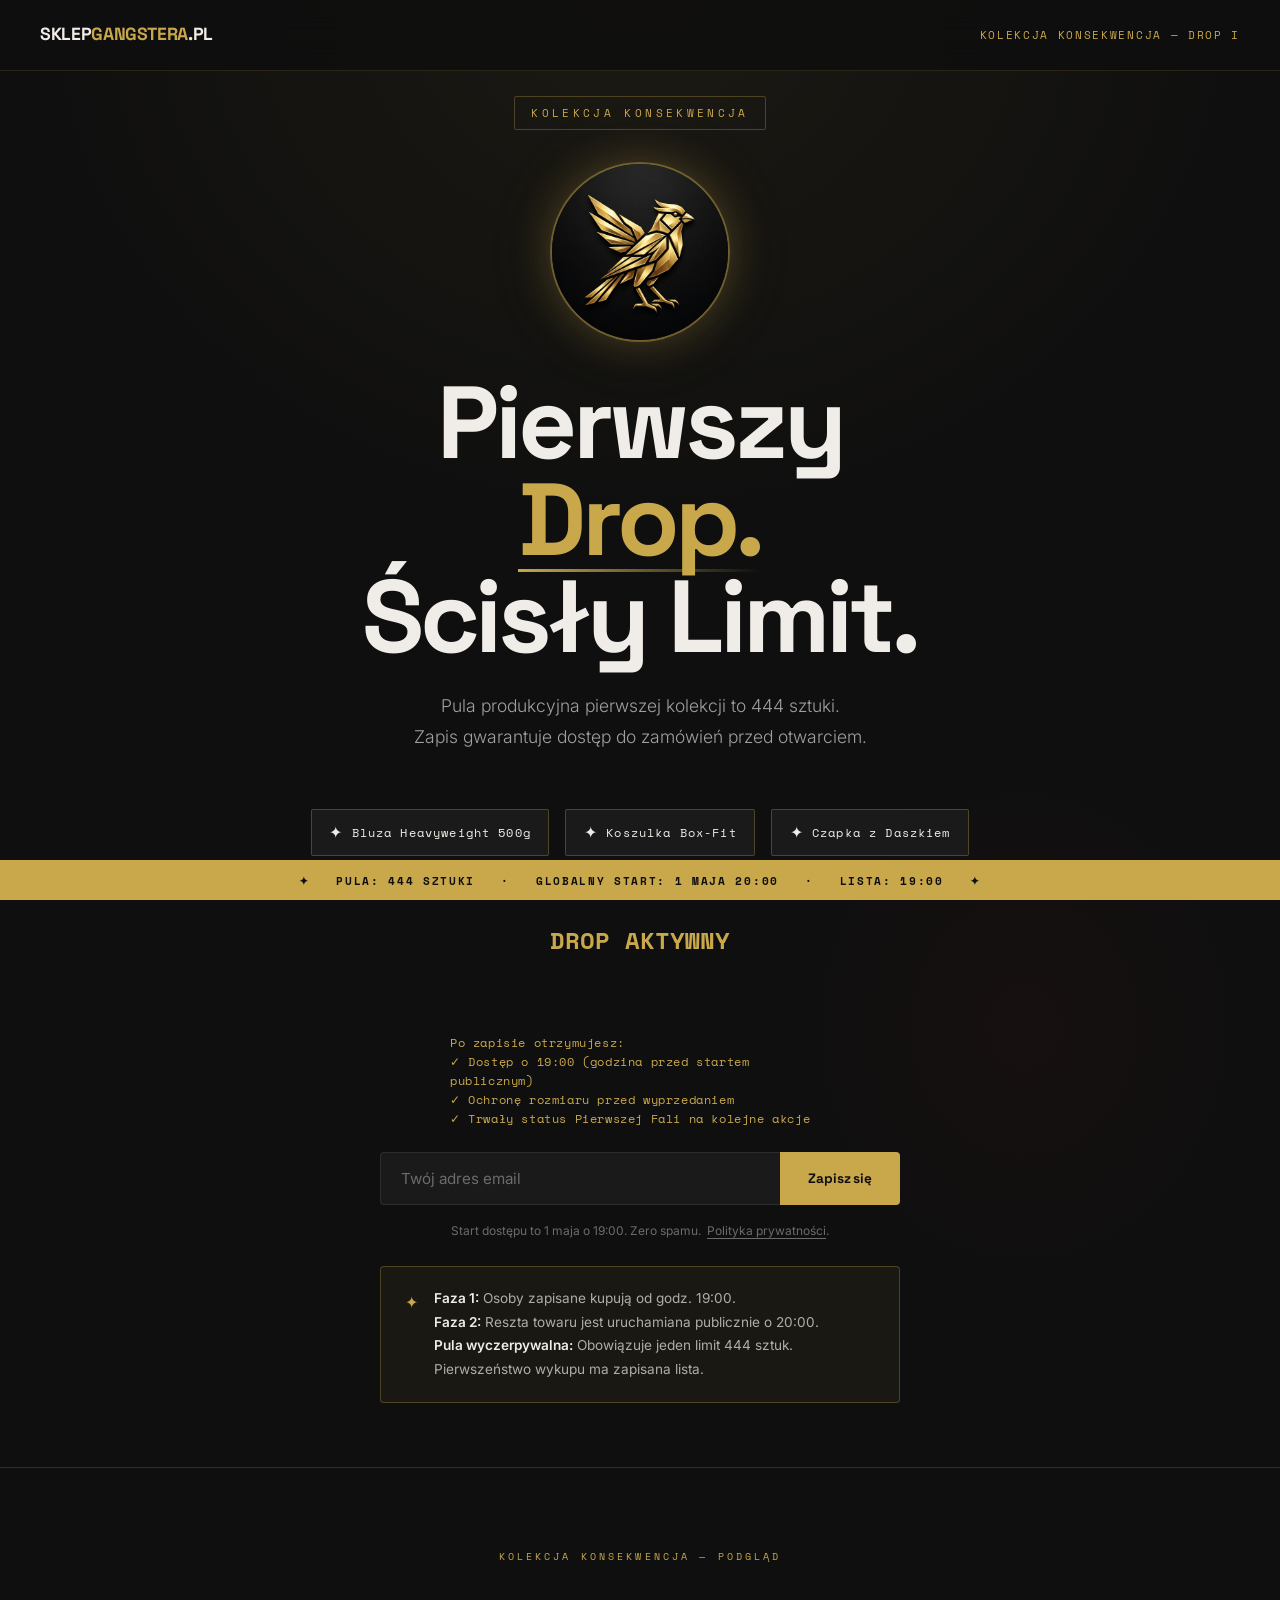
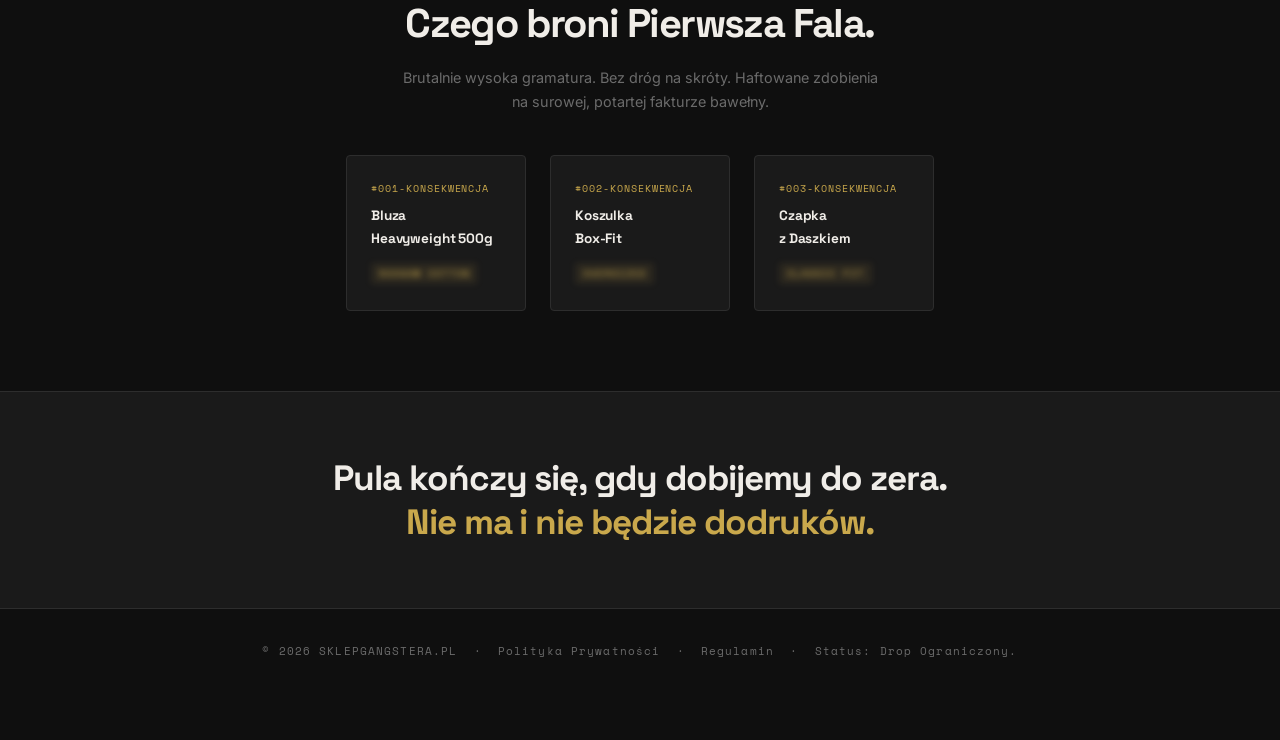
<file: index.html>
<!DOCTYPE html>
<html lang="pl">
<head>
  <meta charset="UTF-8">
  <meta name="viewport" content="width=device-width, initial-scale=1.0">
  <title>Kolekcja Konsekwencja | Limitowany Drop 444 sztuk</title>
  <meta name="description" content="Lista Główna otrzymuje wcześniejszy dostęp. Pula ograniczona: 444 sztuki.">
  <meta property="og:title" content="Kolekcja Konsekwencja | Limitowany Drop 444 sztuk">
  <meta property="og:description" content="Pierwsza Fala dostaje wcześniejszy dostęp. Pula: 444 sztuki.">
  <meta property="og:type" content="website">
  <meta property="og:image" content="https://sklepgangstera.pl/social-preview.jpg">
  <meta property="og:url" content="https://sklepgangstera.pl">
  <meta name="twitter:card" content="summary_large_image">
  <meta name="twitter:title" content="Kolekcja Konsekwencja | Limitowany Drop 444 sztuk">
  <meta name="twitter:description" content="Pierwsza Fala dostaje wcześniejszy dostęp. Limitowana podaż: 444 sztuki.">
  <meta name="twitter:image" content="https://sklepgangstera.pl/social-preview.jpg">
  <link rel="canonical" href="https://sklepgangstera.pl">
  <link rel="stylesheet" href="style1.css">
  <link rel="icon" type="image/png" href="favicon.png"> <!-- TODO: Wstaw finalny favicon -->
  <link rel="preconnect" href="https://fonts.googleapis.com">
  <link rel="preconnect" href="https://fonts.gstatic.com" crossorigin>
  <link href="https://fonts.googleapis.com/css2?family=Space+Grotesk:wght@400;600;700;800&family=Inter:wght@300;400;500&family=Space+Mono:wght@400;700&display=swap" rel="stylesheet">
  <style>
    /* ── KANAREK IMAGE ─────────────────────── */
    .kanarek-hero-img {
      width: clamp(100px, 18vw, 180px);
      height: clamp(100px, 18vw, 180px);
      object-fit: cover;
      border-radius: 50%;
      border: 2px solid rgba(201, 168, 76, 0.5);
      box-shadow: 0 0 40px rgba(201, 168, 76, 0.25), 0 0 80px rgba(201, 168, 76, 0.08);
      margin: 0 auto 2rem;
      display: block;
      animation: fadeSlideDown 0.8s cubic-bezier(0.4, 0, 0.2, 1) both;
    }

    /* ── STICKY FOMO BANNER ────────────────── */
    .scarcity-banner {
      position: fixed;
      bottom: 0; left: 0; right: 0;
      z-index: 200;
      background: var(--kanarek);
      color: var(--asfalt);
      font-family: var(--font-mono);
      font-size: 0.7rem;
      letter-spacing: 0.15em;
      text-transform: uppercase;
      text-align: center;
      padding: 0.65rem 1rem;
      font-weight: 700;
    }

    /* ── COLLECTION PREVIEW ────────────────── */
    .collection-preview {
      display: flex;
      gap: 1rem;
      justify-content: center;
      flex-wrap: wrap;
      margin: 2rem 0 3rem;
      animation: fadeSlideUp 0.9s cubic-bezier(0.4,0,0.2,1) 0.25s both;
    }

    .col-pill {
      background: var(--betoniarz);
      border: 1px solid rgba(201, 168, 76, 0.3);
      color: var(--kaszmirowy);
      font-family: var(--font-mono);
      font-size: 0.72rem;
      letter-spacing: 0.1em;
      padding: 0.55rem 1.1rem;
      border-radius: 2px;
      display: flex;
      align-items: center;
      gap: 0.5rem;
    }

    .col-pill-icon {
      font-size: 1rem;
    }

    /* ── CTA TEXT ──────────────────────────── */
    .form-cta-text {
      font-family: var(--font-mono);
      font-size: 0.72rem;
      color: var(--kanarek);
      letter-spacing: 0.08em;
      text-transform: uppercase;
      text-align: center;
      margin-bottom: 1.2rem;
    }

    /* ── EASTER EGG / MANIFESTO ──────────────────*/
    .easter-egg {
      margin-top: 4rem;
      padding: 1.5rem 2rem;
      border-top: 1px solid var(--grys);
      text-align: center;
      font-family: var(--font-mono);
      font-size: 0.72rem;
      color: var(--cement);
      letter-spacing: 0.08em;
    }

    .easter-egg span {
      color: rgba(201, 168, 76, 0.5);
    }

    .sr-only {
      position: absolute;
      width: 1px; height: 1px;
      padding: 0; margin: -1px;
      overflow: hidden;
      clip: rect(0,0,0,0);
      border: 0;
      white-space: nowrap;
    }

    /* ── SUBSCRIBER COUNTER ────────────────── */
    .subscriber-counter {
      text-align: center;
      margin-top: 1.25rem;
      font-family: var(--font-mono);
      font-size: 0.72rem;
      letter-spacing: 0.08em;
      color: var(--cement);
      opacity: 0;
      transform: translateY(8px);
      transition: opacity 0.5s ease, transform 0.5s ease;
    }
    .subscriber-counter.loaded {
      opacity: 1;
      transform: translateY(0);
    }
    .subscriber-counter .counter-number {
      color: var(--kanarek);
      font-weight: 700;
      font-size: 0.82rem;
      display: inline-block;
      min-width: 1.5em;
      transition: transform 0.3s ease;
    }
    .subscriber-counter .counter-number.bump {
      animation: counterBump 0.4s ease;
    }
    @keyframes counterBump {
      0%   { transform: scale(1); }
      40%  { transform: scale(1.35); color: var(--kanarek-luz); }
      100% { transform: scale(1); }
    }

    /* ── FORM ERROR MESSAGE ───────────────── */
    .form-error {
      display: none;
      text-align: center;
      font-family: var(--font-mono);
      font-size: 0.72rem;
      color: var(--krew);
      margin-top: 0.5rem;
      letter-spacing: 0.05em;
    }
    .form-error.visible {
      display: block;
      animation: fadeSlideUp 0.3s ease both;
    }
  </style>
</head>
<body>

  <!-- ── STICKY SCARCITY BANNER ──────────────── -->
  <div class="scarcity-banner" role="status" aria-live="polite">
    ✦ &nbsp; PULA: 444 SZTUKI &nbsp; · &nbsp; GLOBALNY START: 1 MAJA 20:00 &nbsp; · &nbsp; LISTA: 19:00 &nbsp; ✦
  </div>

  <!-- ── NAVBAR ─────────────────────────── -->
  <nav class="navbar" role="navigation" aria-label="Nawigacja główna">
    <a href="/" class="navbar-logo" aria-label="sklepgangstera.pl strona główna">
      SKLEP<span>GANGSTERA</span>.PL
    </a>
    <span class="navbar-tag">KOLEKCJA KONSEKWENCJA — DROP I</span>
  </nav>

  <!-- ── HERO ───────────────────────────── -->
  <section class="hero" aria-labelledby="hero-headline">
    <div class="hero-bg" aria-hidden="true"></div>
    <div class="hero-bg-img" aria-hidden="true"></div>
    <!-- usunięto hero-noise -->

    <div class="hero-content">

      <!-- Eyebrow -->
      <div class="hero-eyebrow" role="text">
        KOLEKCJA KONSEKWENCJA
      </div>

      <!-- Złoty Kanarek -->
      <img
        src="kanarek.png"
        alt="Sygnet Marki"
        class="kanarek-hero-img"
        width="180"
        height="180"
        fetchpriority="high"
        decoding="sync"
      >

      <!-- H1 — Nowe hasło marki -->
      <h1 class="hero-headline" id="hero-headline">
        Pierwszy<br>
        <span class="gold">Drop.</span><br>
        Ścisły Limit.
      </h1>

      <!-- Sub copy -->
      <p class="hero-sub">
        Pula produkcyjna pierwszej kolekcji to 444 sztuki.<br>Zapis gwarantuje dostęp do zamówień przed otwarciem.
      </p>

      <!-- Collection preview pills -->
      <div class="collection-preview" role="list" aria-label="Asortyment kolekcji">
        <div class="col-pill" role="listitem">
          <span class="col-pill-icon">✦</span>
          Bluza Heavyweight 500g
        </div>
        <div class="col-pill" role="listitem">
          <span class="col-pill-icon">✦</span>
          Koszulka Box-Fit
        </div>
        <div class="col-pill" role="listitem">
          <span class="col-pill-icon">✦</span>
          Czapka z Daszkiem
        </div>
      </div>

      <!-- Countdown -->
      <div class="countdown-wrap" aria-label="Odliczanie do premiery">
        <div class="countdown-item">
          <div class="countdown-num" id="cd-days">00</div>
          <div class="countdown-label">Dni</div>
        </div>
        <div class="countdown-item">
          <div class="countdown-num" id="cd-hours">00</div>
          <div class="countdown-label">Godzin</div>
        </div>
        <div class="countdown-item">
          <div class="countdown-num" id="cd-mins">00</div>
          <div class="countdown-label">Minut</div>
        </div>
        <div class="countdown-item">
          <div class="countdown-num" id="cd-secs">00</div>
          <div class="countdown-label">Sekund</div>
        </div>
      </div>

      <!-- Co daje zapis -->
      <div style="font-family: var(--font-mono); font-size: 0.75rem; color: var(--kanarek); text-align: left; max-width: 380px; margin: 0 auto 1.5rem; letter-spacing: 0.05em; line-height: 1.6;">
        Po zapisie otrzymujesz:<br>
        ✓ Dostęp o 19:00 (godzina przed startem publicznym)<br>
        ✓ Ochronę rozmiaru przed wyprzedaniem<br>
        ✓ Trwały status Pierwszej Fali na kolejne akcje
      </div>

      <!-- Waitlist Form -->
      <div class="waitlist-form">
        <form id="waitlist-form" novalidate>
          <div class="form-group">
            <label for="email-input" class="sr-only">Twój adres email</label>
            <input type="text" name="b_name" id="b_name" style="display:none" tabindex="-1" autocomplete="off">
            <input
              type="email"
              id="email-input"
              class="form-input"
              placeholder="Twój adres email"
              required
              autocomplete="email"
              aria-required="true"
            >
            <button type="submit" class="form-btn" id="waitlist-submit-btn">
              Zapisz się
            </button>
          </div>
          <p class="form-fine-print">
            Start dostępu to 1 maja o 19:00. Zero spamu. &nbsp;<a href="/polityka-prywatnosci.html">Polityka prywatności</a>.
          </p>
          <p class="form-error" id="form-error" role="alert" aria-live="polite"></p>
        </form>

        <div class="form-success" id="form-success" role="alert" aria-live="polite">
          <div class="check-icon" aria-hidden="true">✦</div>
          <p>Twój mail jest na liście.</p>
          <span>Sprawdzaj skrzynkę 1 maja o 19:00. Otrzymasz link z dostępem.</span>
        </div>

        <!-- ── SUBSCRIBER COUNTER ──────────── -->
        <div class="subscriber-counter" id="subscriber-counter" aria-live="polite" style="margin-bottom: 2rem;">
          ✦ Liczba osób oczekujących na liście: <span class="counter-number" id="subscriber-count">…</span>
        </div>

        <!-- ── ZASADY GRY ──────────────────── -->
        <div class="zasady-gry" role="note" aria-label="Mechanika Dropu Konsekwencja">
          <div class="zasady-gry-icon" aria-hidden="true">✦</div>
          <div class="zasady-gry-text">
            <strong>Faza 1:</strong> Osoby zapisane kupują od godz. 19:00.<br>
            <strong>Faza 2:</strong> Reszta towaru jest uruchamiana publicznie o 20:00.<br>
            <strong>Pula wyczerpywalna:</strong> Obowiązuje jeden limit 444 sztuk. Pierwszeństwo wykupu ma zapisana lista.
          </div>
        </div>
      </div>

      <!-- Social Proof -->
      <!-- Celowo usunięte podwójne scarcity-proof dla uproszczenia (pozostaje licznik wyżej) -->
      <span id="social-proof-count" style="display:none"></span>

    </div>
  </section>

  <!-- ── PRODUCT TEASER ─────────────────── -->
  <section class="teaser" aria-labelledby="teaser-heading">
    <div class="teaser-label">Kolekcja Konsekwencja — Podgląd</div>
    <h2 id="teaser-heading" style="font-family: var(--font-head); font-size: clamp(1.6rem,4vw,2.5rem); font-weight: 800; letter-spacing: -0.04em; margin-bottom: 0.5rem;">
      Czego broni Pierwsza Fala.
    </h2>
    <p style="color: var(--cement); font-size: 0.9rem; max-width: 480px; margin: 0 auto;">
      Brutalnie wysoka gramatura. Bez dróg na skróty. Haftowane zdobienia na surowej, potartej fakturze bawełny.
    </p>

    <div class="teaser-products" role="list">

      <article class="teaser-product" role="listitem">
        <div class="tp-tag">#001-KONSEKWENCJA</div>
        <div class="tp-name">Bluza<br>Heavyweight 500g</div>
        <div class="blur-badge">500GSM Cotton</div>
      </article>

      <article class="teaser-product" role="listitem">
        <div class="tp-tag">#002-KONSEKWENCJA</div>
        <div class="tp-name">Koszulka<br>Box-Fit</div>
        <div class="blur-badge">Oversized</div>
      </article>

      <article class="teaser-product" role="listitem">
        <div class="tp-tag">#003-KONSEKWENCJA</div>
        <div class="tp-name">Czapka<br>z Daszkiem</div>
        <div class="blur-badge">Classic Fit</div>
      </article>

    </div>
  </section>

  <!-- ── MANIFESTO ──────────────────────── -->
  <section class="manifesto" aria-label="Manifest mechaniki">
    <blockquote>
      Pula kończy się, gdy dobijemy do zera.<br>
      <em>Nie ma i nie będzie dodruków.</em>
    </blockquote>
  </section>

  <!-- ── FOOTER ─────────────────────────── -->
  <footer role="contentinfo">
    <p>
      &copy; 2026 SKLEPGANGSTERA.PL &nbsp;·&nbsp;
      <a href="/polityka-prywatnosci.html">Polityka Prywatności</a> &nbsp;·&nbsp;
      <a href="/regulamin.html">Regulamin</a> &nbsp;·&nbsp;
      Status: Drop Ograniczony.
    </p>
  </footer>

  <!-- ── SCRIPTS ────────────────────────── -->
  <script>
    /* === COUNTDOWN — 1 maja najbliższy, 01:05 === */
    (function() {
      function getDropDate() {
        // Data docelowa dropu: 1 maja 2026, 20:00:00
        return new Date(2026, 4, 1, 20, 0, 0); 
      }

      const dropDate = getDropDate();
      const pad = n => String(n).padStart(2, '0');

      function tick() {
        const now  = Date.now();
        const diff = dropDate - now;

        if (diff <= 0) {
          const wrap = document.querySelector('.countdown-wrap');
          if (wrap) {
            wrap.innerHTML = '<div style="font-size: 1.5rem; color: var(--kanarek); font-family: var(--font-mono); font-weight: bold; text-align: center; padding: 1rem 0;">DROP AKTYWNY</div>';
          }
          return;
        }

        const days  = Math.floor(diff / 86400000);
        const hours = Math.floor((diff % 86400000) / 3600000);
        const mins  = Math.floor((diff % 3600000)  / 60000);
        const secs  = Math.floor((diff % 60000)    / 1000);

        document.getElementById('cd-days').textContent  = pad(days);
        document.getElementById('cd-hours').textContent = pad(hours);
        document.getElementById('cd-mins').textContent  = pad(mins);
        document.getElementById('cd-secs').textContent  = pad(secs);
      }

      tick();
      let lastTick = 0;
      function loop(time) {
        if (time - lastTick >= 1000) {
          tick();
          lastTick = time;
        }
        requestAnimationFrame(loop);
      }
      requestAnimationFrame(loop);
    })();

    /* === GOOGLE SHEETS INTEGRATION ======== */
    /* ⚠️ URL wygenerowany automatycznie przez Clasp */
    const GOOGLE_SCRIPT_URL = 'https://script.google.com/macros/s/AKfycbzaNl4z2GECckZQxZ6VX1LFohwApvnvoVMDVu-KAQ3XpH6LTSdybooLjMLYwm0JqMIm_g/exec';

    /* === SUBSCRIBER COUNTER — LOAD ======== */
    (function() {
      const counterEl      = document.getElementById('subscriber-count');
      const counterWrap    = document.getElementById('subscriber-counter');
      const socialCountEl  = document.getElementById('social-proof-count');

      function formatCount(n) {
        return n.toLocaleString('pl-PL');
      }

      function updateCounterUI(count) {
        const formatted = formatCount(count);
        counterEl.textContent = formatted;
        socialCountEl.textContent = formatted;
        counterWrap.classList.add('loaded');
      }

      // Pobierz aktualny stan przy wejściu na stronę
      if (GOOGLE_SCRIPT_URL !== 'TUTAJ_WKLEJ_URL_GOOGLE_APPS_SCRIPT') {
        fetch(GOOGLE_SCRIPT_URL)
          .then(r => r.json())
          .then(data => {
            if (data.status === 'ok' && typeof data.count === 'number') {
              window.__subscriberCount = data.count;
              updateCounterUI(data.count);
            }
          })
          .catch(() => {
            // Fallback — ukryj counter jeśli brak połączenia
            counterWrap.style.display = 'none';
          });
      }

      // Eksportuj funkcje do użytku z formularza
      window.__updateCounter = updateCounterUI;
    })();

    /* === FORM SUBMIT ===================== */
    (function() {
      const form    = document.getElementById('waitlist-form');
      const success = document.getElementById('form-success');
      const input   = document.getElementById('email-input');
      const btn     = document.getElementById('waitlist-submit-btn');
      const errorEl = document.getElementById('form-error');
      const counterNumEl = document.getElementById('subscriber-count');

      const btnOrigText = btn.textContent;

      function showError(msg) {
        errorEl.textContent = msg;
        errorEl.classList.add('visible');
      }

      function hideError() {
        errorEl.classList.remove('visible');
      }

      form.addEventListener('submit', function(e) {
        e.preventDefault();
        hideError();

        const honeypot = document.getElementById('b_name');
        if (honeypot && honeypot.value) return; // Silent fail dla botów

        const email = input.value.trim();
        if (!email || !email.match(/^[^\s@]+@[^\s@]+\.[^\s@]+$/)) {
          input.style.borderColor = '#8c1c13';
          input.focus();
          showError('Niepoprawny format adresu email. Sprawdź go.');
          return;
        }

        input.style.borderColor = '';
        btn.textContent = 'Zapisywanie...';
        btn.disabled = true;

        // Wyślij do Google Sheets
        if (GOOGLE_SCRIPT_URL === 'TUTAJ_WKLEJ_URL_GOOGLE_APPS_SCRIPT') {
          // Dev fallback — brak skonfigurowanego URL
          setTimeout(() => {
            form.style.display = 'none';
            success.classList.add('visible');
          }, 900);
          return;
        }

        fetch(GOOGLE_SCRIPT_URL, {
          method: 'POST',
          headers: { 'Content-Type': 'text/plain' },
          redirect: 'follow',
          body: JSON.stringify({ email: email })
        })
        .then(r => r.json())
        .then(data => {
          if (data.status === 'ok' || data.status === 'duplicate') {
            form.style.display = 'none';
            success.classList.add('visible');

            // Zaktualizuj komunikat dla duplikatu
            if (data.status === 'duplicate') {
              success.querySelector('p').textContent = 'Adres jest już na liście.';
              success.querySelector('span').textContent = 'Czekaj na sygnał o 19:00.';
            }

            // Aktualizuj counter na żywo
            if (typeof data.count === 'number' && window.__updateCounter) {
              window.__updateCounter(data.count);
              // Animacja bump
              counterNumEl.classList.add('bump');
              setTimeout(() => counterNumEl.classList.remove('bump'), 500);
            }

            // Zapisz lokalnie jako backup
            try {
              const emails = JSON.parse(localStorage.getItem('sg_waitlist') || '[]');
              if (!emails.includes(email)) {
                emails.push(email);
                localStorage.setItem('sg_waitlist', JSON.stringify(emails));
              }
            } catch(err) {}
          } else {
            // Błąd walidacji z serwera
            btn.textContent = btnOrigText;
            btn.disabled = false;
            showError(data.message || 'Coś poszło nie tak. Spróbuj ponownie.');
          }
        })
        .catch(err => {
          btn.textContent = btnOrigText;
          btn.disabled = false;
          showError('Brak połączenia z serwerem. Spróbuj za chwilę.');
        });
      });

      input.addEventListener('input', function() {
        hideError();
        if (this.style.borderColor === 'rgb(140, 28, 19)') {
          this.style.borderColor = '';
        }
      });
    })();

    /* === MICRO SCROLL ANIMATION ========== */
    (function() {
      const observer = new IntersectionObserver((entries) => {
        entries.forEach(entry => {
          if (entry.isIntersecting) {
            entry.target.style.opacity = '1';
            entry.target.style.transform = 'translateY(0)';
          }
        });
      }, { threshold: 0.15 });

      document.querySelectorAll('.teaser-product, .manifesto blockquote').forEach(el => {
        el.style.opacity = '0';
        el.style.transform = 'translateY(24px)';
        el.style.transition = 'opacity 0.6s ease, transform 0.6s ease';
        observer.observe(el);
      });
    })();

    /* === PARALLAX BG ===================== */
    (function() {
      const bg = document.querySelector('.hero-bg-img');
      if (!bg || window.matchMedia('(prefers-reduced-motion: reduce)').matches) return;

      window.addEventListener('scroll', () => {
        const y = window.scrollY * 0.4;
        bg.style.transform = `translateY(${y}px)`;
      }, { passive: true });
    })();
  </script>
</body>
</html>
</file>
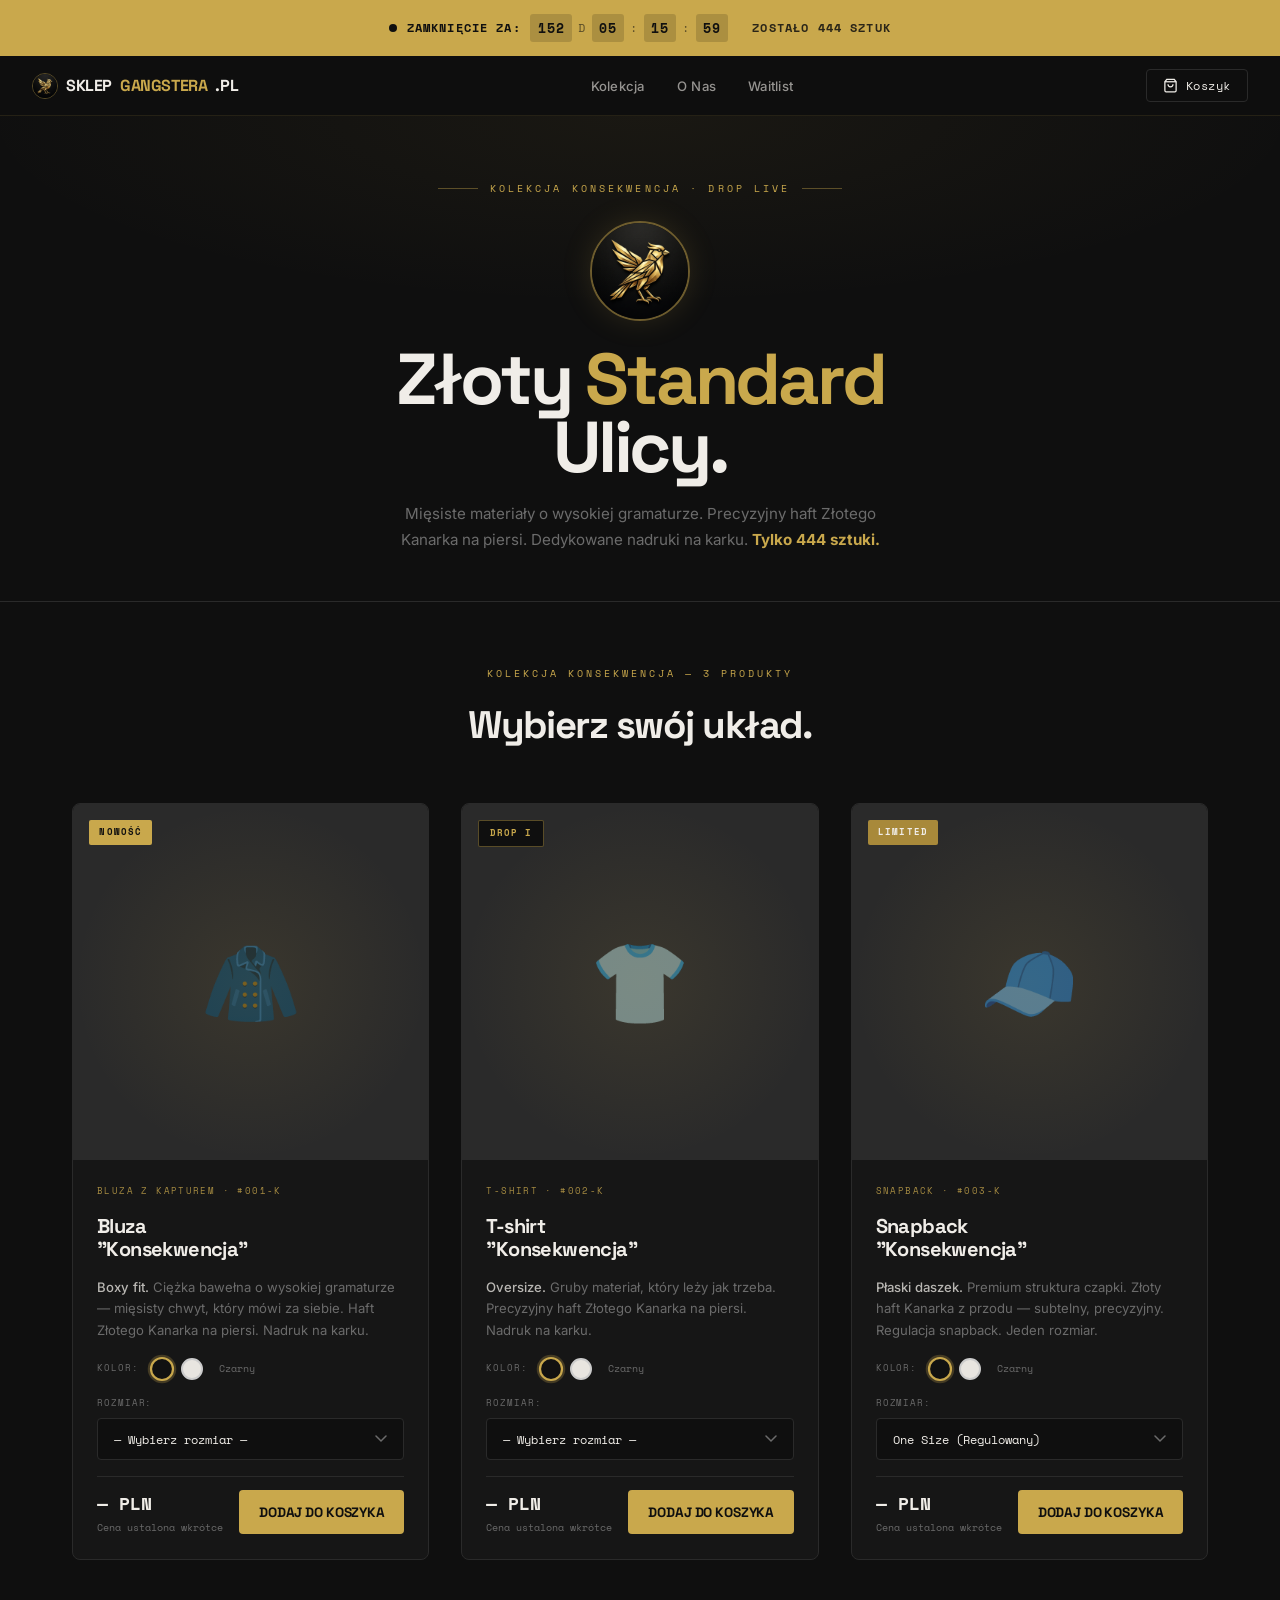
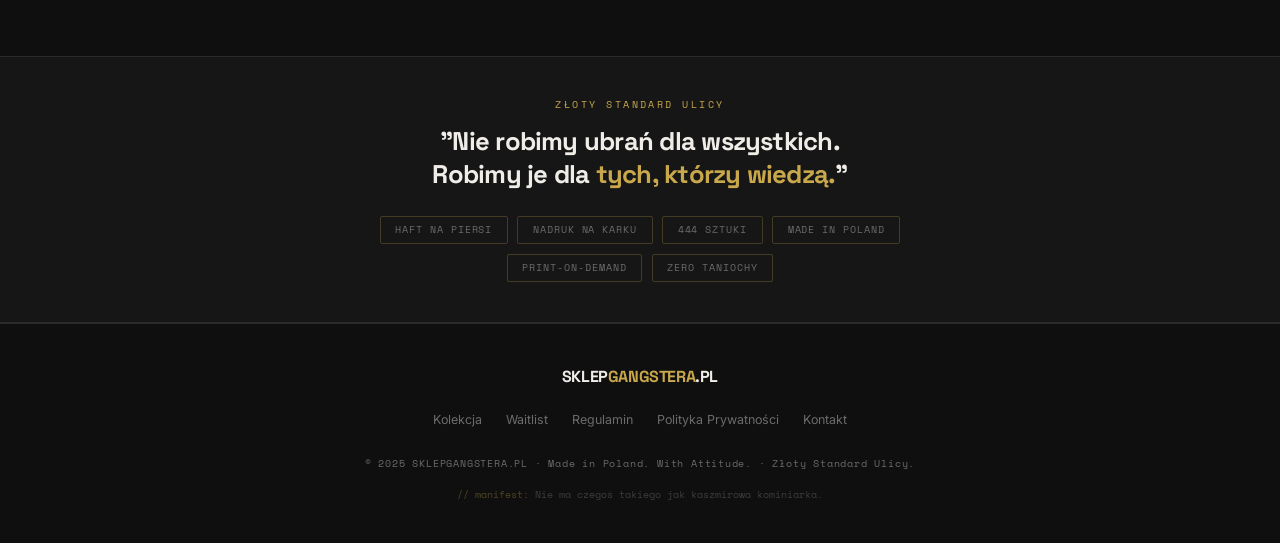
<file: index2.html>
<!DOCTYPE html>
<html lang="pl">
<head>
  <meta charset="UTF-8">
  <meta name="viewport" content="width=device-width, initial-scale=1.0">
  <title>sklepgangstera.pl — Kolekcja Konsekwencja | Drop Live</title>
  <meta name="description" content="Kolekcja Konsekwencja — shop live. Bluza, T-shirt, Snapback. Tylko 444 sztuki. Okienko do 5 maja 23:50.">
  <meta property="og:title" content="sklepgangstera.pl — Złoty Standard Ulicy | Drop Live">
  <meta property="og:description" content="Kolekcja Konsekwencja. 444 sztuki. Okienko 1–5 maja. Kup teraz.">
  <meta property="og:type" content="website">
  <link rel="canonical" href="https://sklepgangstera.pl">
  <link rel="icon" href="data:image/svg+xml,<svg xmlns='http://www.w3.org/2000/svg' viewBox='0 0 100 100'><text y='.9em' font-size='90'>🐤</text></svg>">

  <script type="application/ld+json">
  {
    "@context": "https://schema.org",
    "@type": "ClothingStore",
    "name": "sklepgangstera.pl",
    "description": "Premium streetwear. Kolekcja Konsekwencja — Złoty Standard Ulicy.",
    "url": "https://sklepgangstera.pl",
    "priceRange": "PLN"
  }
  </script>

  <link rel="preconnect" href="https://fonts.googleapis.com">
  <link rel="preconnect" href="https://fonts.gstatic.com" crossorigin>
  <link href="https://fonts.googleapis.com/css2?family=Space+Grotesk:wght@400;600;700;800&family=Inter:wght@300;400;500&family=Space+Mono:wght@400;700&display=swap" rel="stylesheet">

  <style>
/* ════════════════════════════════════════════
   RESET & VARIABLES
   ════════════════════════════════════════════ */
*, *::before, *::after { box-sizing: border-box; margin: 0; padding: 0; }
html { scroll-behavior: smooth; -webkit-font-smoothing: antialiased; }

:root {
  --asfalt:       #0f0f0f;
  --betoniarz:    #161616;
  --grys:         #2a2a2a;
  --cement:       #6b6b6b;
  --kaszmirowy:   #f0ede8;
  --kanarek:      #c9a84c;
  --kanarek-luz:  #e8c96a;
  --kanarek-dark: #a8893a;

  --font-head: 'Space Grotesk', sans-serif;
  --font-body: 'Inter', sans-serif;
  --font-mono: 'Space Mono', monospace;

  --radius: 4px;
  --radius-lg: 8px;
  --transition: 0.25s cubic-bezier(0.4, 0, 0.2, 1);
  --max-w: 1200px;

  /* Layout offsets */
  --fomo-h: 56px;
  --nav-h: 60px;
  --total-top: calc(var(--fomo-h) + var(--nav-h));
}

body {
  background: var(--asfalt);
  color: var(--kaszmirowy);
  font-family: var(--font-body);
  line-height: 1.6;
  overflow-x: hidden;
}

img { display: block; max-width: 100%; }
a   { color: inherit; text-decoration: none; }
button { font-family: inherit; cursor: pointer; }

/* ════════════════════════════════════════════
   SKIP LINK
   ════════════════════════════════════════════ */
.skip-link {
  position: absolute;
  top: -100%; left: 1rem;
  background: var(--kanarek); color: var(--asfalt);
  padding: 0.5rem 1rem; font-weight: 700;
  z-index: 9999; border-radius: var(--radius);
  font-family: var(--font-mono);
}
.skip-link:focus { top: 0.5rem; }

/* ════════════════════════════════════════════
   FOMO COUNTDOWN BANNER (sticky top)
   ════════════════════════════════════════════ */
.fomo-bar {
  position: sticky;
  top: 0;
  z-index: 500;
  background: var(--kanarek);
  color: var(--asfalt);
  height: var(--fomo-h);
  display: flex;
  align-items: center;
  justify-content: center;
  gap: 1.5rem;
  padding: 0 1.5rem;
  font-family: var(--font-mono);
  font-size: 0.72rem;
  font-weight: 700;
  letter-spacing: 0.1em;
  text-transform: uppercase;
  flex-wrap: wrap;
  text-align: center;
}

.fomo-bar-left {
  display: flex;
  align-items: center;
  gap: 0.6rem;
  white-space: nowrap;
}

.fomo-dot {
  width: 8px; height: 8px;
  background: var(--asfalt);
  border-radius: 50%;
  animation: pulse-dot 1.3s ease-in-out infinite;
  flex-shrink: 0;
}

@keyframes pulse-dot {
  0%, 100% { opacity: 1; transform: scale(1); }
  50%       { opacity: 0.3; transform: scale(0.6); }
}

.fomo-timer {
  display: flex;
  align-items: center;
  gap: 0.3rem;
}

.fomo-unit {
  background: rgba(0,0,0,0.15);
  border-radius: 3px;
  padding: 0.2rem 0.45rem;
  font-size: 0.82rem;
  min-width: 28px;
  text-align: center;
  font-variant-numeric: tabular-nums;
}

.fomo-sep {
  font-weight: 400;
  opacity: 0.6;
  margin: 0 0.05rem;
}

.fomo-bar-right {
  white-space: nowrap;
  opacity: 0.85;
}

/* ════════════════════════════════════════════
   NAVBAR
   ════════════════════════════════════════════ */
.navbar {
  position: sticky;
  top: var(--fomo-h);
  z-index: 400;
  height: var(--nav-h);
  display: flex;
  align-items: center;
  justify-content: space-between;
  padding: 0 2rem;
  background: rgba(15,15,15,0.96);
  backdrop-filter: blur(20px);
  border-bottom: 1px solid rgba(201,168,76,0.12);
}

.navbar-logo {
  font-family: var(--font-head);
  font-weight: 800;
  font-size: 1rem;
  letter-spacing: -0.025em;
  display: flex;
  align-items: center;
  gap: 0.5rem;
}

.navbar-logo img {
  width: 26px; height: 26px;
  border-radius: 50%;
  border: 1px solid rgba(201,168,76,0.4);
  object-fit: cover;
}

.navbar-logo .g { color: var(--kanarek); }

.nav-links {
  display: flex;
  align-items: center;
  gap: 2rem;
  list-style: none;
}

.nav-links a {
  font-size: 0.82rem;
  font-weight: 500;
  color: rgba(240,237,232,0.6);
  transition: color var(--transition);
  letter-spacing: 0.02em;
}
.nav-links a:hover { color: var(--kaszmirowy); }

.nav-actions {
  display: flex;
  align-items: center;
  gap: 1rem;
}

.cart-btn {
  display: flex;
  align-items: center;
  gap: 0.5rem;
  background: none;
  border: 1px solid var(--grys);
  color: var(--kaszmirowy);
  padding: 0.45rem 1rem;
  border-radius: var(--radius);
  font-family: var(--font-mono);
  font-size: 0.72rem;
  letter-spacing: 0.05em;
  transition: border-color var(--transition), background var(--transition);
  position: relative;
}
.cart-btn:hover {
  border-color: var(--kanarek);
  background: rgba(201,168,76,0.05);
}

.cart-count {
  background: var(--kanarek);
  color: var(--asfalt);
  font-size: 0.6rem;
  font-weight: 700;
  width: 17px; height: 17px;
  border-radius: 50%;
  display: none;
  align-items: center;
  justify-content: center;
}

.hamburger {
  display: none;
  flex-direction: column;
  gap: 5px;
  background: none;
  border: none;
  color: var(--kaszmirowy);
  padding: 4px;
}
.hamburger span {
  display: block;
  width: 22px; height: 2px;
  background: var(--kaszmirowy);
  border-radius: 2px;
  transition: var(--transition);
}

/* ════════════════════════════════════════════
   HERO — minimal brand statement
   ════════════════════════════════════════════ */
.page-hero {
  padding: 4rem 2rem 3rem;
  text-align: center;
  border-bottom: 1px solid var(--grys);
  position: relative;
  overflow: hidden;
}

.page-hero::before {
  content: '';
  position: absolute;
  inset: 0;
  background: radial-gradient(ellipse 80% 60% at 50% 0%, rgba(201,168,76,0.06) 0%, transparent 65%);
  pointer-events: none;
}

.page-hero-eyebrow {
  font-family: var(--font-mono);
  font-size: 0.65rem;
  letter-spacing: 0.3em;
  color: var(--kanarek);
  text-transform: uppercase;
  margin-bottom: 1.5rem;
  display: flex;
  align-items: center;
  justify-content: center;
  gap: 0.75rem;
}

.page-hero-eyebrow::before,
.page-hero-eyebrow::after {
  content: '';
  display: block;
  height: 1px;
  width: 40px;
  background: rgba(201,168,76,0.4);
}

.page-hero-kanarek {
  width: clamp(60px, 10vw, 100px);
  height: clamp(60px, 10vw, 100px);
  border-radius: 50%;
  border: 2px solid rgba(201,168,76,0.5);
  box-shadow: 0 0 30px rgba(201,168,76,0.15);
  object-fit: cover;
  margin: 0 auto 1.5rem;
}

.page-hero h1 {
  font-family: var(--font-head);
  font-weight: 800;
  font-size: clamp(2.2rem, 6vw, 4.5rem);
  letter-spacing: -0.045em;
  line-height: 0.95;
  margin-bottom: 1.25rem;
}

.page-hero h1 span { color: var(--kanarek); }

.page-hero-sub {
  font-size: 0.95rem;
  color: var(--cement);
  max-width: 480px;
  margin: 0 auto;
  line-height: 1.7;
}

/* ════════════════════════════════════════════
   PRODUCT SECTION
   ════════════════════════════════════════════ */
.products-wrap {
  max-width: var(--max-w);
  margin: 0 auto;
  padding: 4rem 2rem 6rem;
}

.products-heading {
  text-align: center;
  margin-bottom: 3rem;
}

.products-heading .eyebrow {
  font-family: var(--font-mono);
  font-size: 0.62rem;
  letter-spacing: 0.3em;
  color: var(--kanarek);
  text-transform: uppercase;
  display: block;
  margin-bottom: 0.75rem;
}

.products-heading h2 {
  font-family: var(--font-head);
  font-weight: 800;
  font-size: clamp(1.6rem, 3vw, 2.4rem);
  letter-spacing: -0.04em;
}

/* ── PRODUCT GRID ────────────────────────── */
.product-grid {
  display: grid;
  grid-template-columns: repeat(3, 1fr);
  gap: 1.5rem;
}

/* ── PRODUCT CARD ────────────────────────── */
.p-card {
  background: var(--betoniarz);
  border: 1px solid var(--grys);
  border-radius: var(--radius-lg);
  overflow: hidden;
  display: flex;
  flex-direction: column;
  transition: border-color var(--transition), transform var(--transition);
  position: relative;
}

.p-card:hover {
  border-color: rgba(201,168,76,0.35);
  transform: translateY(-4px);
}

/* ── Card Badge ── */
.p-badge {
  position: absolute;
  top: 1rem; left: 1rem;
  z-index: 3;
  font-family: var(--font-mono);
  font-size: 0.58rem;
  letter-spacing: 0.12em;
  text-transform: uppercase;
  padding: 0.3rem 0.65rem;
  border-radius: 2px;
  background: var(--kanarek);
  color: var(--asfalt);
  font-weight: 700;
}

/* ── Card Image placeholder ── */
.p-img-wrap {
  position: relative;
  aspect-ratio: 1 / 1;
  background: var(--grys);
  overflow: hidden;
  display: flex;
  align-items: center;
  justify-content: center;
}

.p-img-placeholder {
  font-size: 5rem;
  opacity: 0.5;
  user-select: none;
  transition: transform 0.5s cubic-bezier(0.4,0,0.2,1), opacity 0.3s;
}

.p-card:hover .p-img-placeholder {
  transform: scale(1.08);
  opacity: 0.7;
}

/* Color-aware image tinting */
.p-img-wrap[data-color="white"] {
  background: #e8e5e0;
}
.p-img-wrap[data-color="white"] .p-img-placeholder {
  filter: brightness(0.3);
}

.p-img-glow {
  position: absolute;
  inset: 0;
  background: radial-gradient(ellipse at center, rgba(201,168,76,0.1) 0%, transparent 70%);
  pointer-events: none;
}

/* ── Card Body ── */
.p-body {
  padding: 1.5rem;
  display: flex;
  flex-direction: column;
  gap: 1rem;
  flex: 1;
}

.p-cat {
  font-family: var(--font-mono);
  font-size: 0.58rem;
  letter-spacing: 0.15em;
  color: var(--kanarek);
  text-transform: uppercase;
  opacity: 0.8;
}

.p-name {
  font-family: var(--font-head);
  font-weight: 800;
  font-size: 1.25rem;
  letter-spacing: -0.03em;
  line-height: 1.15;
  color: var(--kaszmirowy);
}

.p-desc {
  font-size: 0.82rem;
  color: var(--cement);
  line-height: 1.65;
}

.p-desc strong {
  color: rgba(240,237,232,0.75);
  font-weight: 500;
}

/* ── Color Switcher ── */
.p-color-row {
  display: flex;
  align-items: center;
  gap: 0.75rem;
}

.p-color-label {
  font-family: var(--font-mono);
  font-size: 0.58rem;
  letter-spacing: 0.1em;
  color: var(--cement);
  text-transform: uppercase;
  min-width: 36px;
}

.p-color-options {
  display: flex;
  gap: 0.5rem;
}

.p-color-dot {
  width: 22px; height: 22px;
  border-radius: 50%;
  border: 2px solid transparent;
  cursor: pointer;
  transition: border-color var(--transition), transform var(--transition);
  position: relative;
  outline: none;
}

.p-color-dot:focus-visible {
  box-shadow: 0 0 0 3px rgba(201,168,76,0.5);
}

.p-color-dot[data-color="black"] { background: #111; border-color: var(--grys); }
.p-color-dot[data-color="white"] { background: #e8e5e0; border-color: #ccc; }

.p-color-dot:hover { transform: scale(1.15); }

.p-color-dot.active {
  border-color: var(--kanarek) !important;
  box-shadow: 0 0 0 2px rgba(201,168,76,0.25);
  transform: scale(1.1);
}

.p-color-name {
  font-family: var(--font-mono);
  font-size: 0.62rem;
  color: var(--cement);
  margin-left: 0.25rem;
  transition: color var(--transition);
}

/* ── Size Dropdown ── */
.p-size-row {
  display: flex;
  flex-direction: column;
  gap: 0.5rem;
}

.p-size-label {
  font-family: var(--font-mono);
  font-size: 0.58rem;
  letter-spacing: 0.1em;
  color: var(--cement);
  text-transform: uppercase;
}

.p-size-select {
  width: 100%;
  background: var(--asfalt);
  border: 1px solid var(--grys);
  color: var(--kaszmirowy);
  font-family: var(--font-mono);
  font-size: 0.78rem;
  padding: 0.65rem 1rem;
  border-radius: var(--radius);
  cursor: pointer;
  appearance: none;
  -webkit-appearance: none;
  background-image: url("data:image/svg+xml,%3Csvg width='12' height='8' viewBox='0 0 12 8' xmlns='http://www.w3.org/2000/svg'%3E%3Cpath d='M1 1l5 5 5-5' stroke='%236b6b6b' stroke-width='1.5' fill='none' stroke-linecap='round'/%3E%3C/svg%3E");
  background-repeat: no-repeat;
  background-position: right 1rem center;
  transition: border-color var(--transition);
  outline: none;
}

.p-size-select:focus {
  border-color: var(--kanarek);
}

.p-size-select option {
  background: #1a1a1a;
  color: var(--kaszmirowy);
}

/* ── Price & CTA ── */
.p-footer {
  display: flex;
  align-items: center;
  justify-content: space-between;
  padding-top: 0.75rem;
  border-top: 1px solid var(--grys);
  gap: 1rem;
  flex-wrap: wrap;
}

.p-price {
  font-family: var(--font-mono);
  font-size: 1.15rem;
  font-weight: 700;
  color: var(--kaszmirowy);
  white-space: nowrap;
}

.p-price small {
  font-size: 0.65rem;
  color: var(--cement);
  display: block;
  font-weight: 400;
}

.btn-add {
  flex: 1;
  min-width: 140px;
  background: var(--kanarek);
  color: var(--asfalt);
  border: none;
  font-family: var(--font-head);
  font-weight: 800;
  font-size: 0.85rem;
  letter-spacing: -0.01em;
  padding: 0.85rem 1.25rem;
  border-radius: var(--radius);
  transition: background var(--transition), transform var(--transition), box-shadow var(--transition);
  white-space: nowrap;
  text-align: center;
}

.btn-add:hover {
  background: var(--kanarek-luz);
  transform: translateY(-2px);
  box-shadow: 0 6px 24px rgba(201,168,76,0.25);
}

.btn-add:active {
  transform: translateY(0);
  box-shadow: none;
}

/* Sold out state */
.btn-add:disabled {
  background: var(--grys);
  color: var(--cement);
  transform: none;
  box-shadow: none;
  cursor: not-allowed;
}

/* ════════════════════════════════════════════
   BRAND STRIP
   ════════════════════════════════════════════ */
.brand-strip {
  border-top: 1px solid var(--grys);
  border-bottom: 1px solid var(--grys);
  padding: 2.5rem 2rem;
  text-align: center;
  background: var(--betoniarz);
}

.brand-strip-inner {
  max-width: 600px;
  margin: 0 auto;
}

.brand-strip-label {
  font-family: var(--font-mono);
  font-size: 0.62rem;
  letter-spacing: 0.25em;
  color: var(--kanarek);
  text-transform: uppercase;
  margin-bottom: 0.75rem;
}

.brand-strip blockquote {
  font-family: var(--font-head);
  font-weight: 700;
  font-size: clamp(1.1rem, 2.5vw, 1.6rem);
  letter-spacing: -0.03em;
  line-height: 1.3;
  color: var(--kaszmirowy);
}

.brand-strip blockquote em {
  color: var(--kanarek);
  font-style: normal;
}

.brand-strip-pills {
  display: flex;
  justify-content: center;
  flex-wrap: wrap;
  gap: 0.6rem;
  margin-top: 1.5rem;
}

.brand-pill {
  font-family: var(--font-mono);
  font-size: 0.6rem;
  letter-spacing: 0.1em;
  text-transform: uppercase;
  padding: 0.35rem 0.9rem;
  border: 1px solid rgba(201,168,76,0.25);
  color: var(--cement);
  border-radius: 2px;
}

/* ════════════════════════════════════════════
   CART DRAWER
   ════════════════════════════════════════════ */
.cart-overlay {
  position: fixed;
  inset: 0;
  background: rgba(0,0,0,0.7);
  backdrop-filter: blur(4px);
  z-index: 700;
  opacity: 0;
  pointer-events: none;
  transition: opacity var(--transition);
}
.cart-overlay.open { opacity: 1; pointer-events: auto; }

.cart-drawer {
  position: fixed;
  top: 0; right: 0; bottom: 0;
  width: min(400px, 100vw);
  background: var(--betoniarz);
  border-left: 1px solid var(--grys);
  z-index: 800;
  display: flex;
  flex-direction: column;
  transform: translateX(100%);
  transition: transform 0.35s cubic-bezier(0.4,0,0.2,1);
  padding: 0;
  overflow: hidden;
}
.cart-drawer.open { transform: translateX(0); }

.cart-header {
  display: flex;
  align-items: center;
  justify-content: space-between;
  padding: 1.5rem 1.75rem;
  border-bottom: 1px solid var(--grys);
  flex-shrink: 0;
}

.cart-title {
  font-family: var(--font-head);
  font-weight: 700;
  font-size: 1.1rem;
  letter-spacing: -0.02em;
}

.cart-close {
  background: none;
  border: none;
  color: var(--cement);
  font-size: 1.1rem;
  padding: 0.25rem;
  transition: color var(--transition);
}
.cart-close:hover { color: var(--kaszmirowy); }

.cart-body {
  flex: 1;
  overflow-y: auto;
  padding: 1.5rem 1.75rem;
  display: flex;
  flex-direction: column;
  gap: 1rem;
}

.cart-empty {
  flex: 1;
  display: flex;
  flex-direction: column;
  align-items: center;
  justify-content: center;
  text-align: center;
  gap: 0.75rem;
  color: var(--cement);
  padding: 3rem 0;
}
.cart-empty-icon { font-size: 2.5rem; opacity: 0.4; }
.cart-empty-text { font-family: var(--font-head); font-size: 1rem; font-weight: 600; }
.cart-empty-sub  { font-size: 0.82rem; }

.cart-item {
  display: grid;
  grid-template-columns: 64px 1fr auto;
  gap: 1rem;
  align-items: start;
  padding-bottom: 1rem;
  border-bottom: 1px solid var(--grys);
}

.cart-item-img {
  width: 64px; height: 64px;
  object-fit: cover;
  border-radius: var(--radius);
  background: var(--grys);
  display: flex;
  align-items: center;
  justify-content: center;
  font-size: 1.8rem;
}

.cart-item-info { display: flex; flex-direction: column; gap: 0.3rem; }

.cart-item-name {
  font-family: var(--font-head);
  font-size: 0.9rem;
  font-weight: 600;
  letter-spacing: -0.01em;
}

.cart-item-meta { font-size: 0.75rem; color: var(--cement); }

.cart-item-qty {
  display: flex;
  align-items: center;
  gap: 0.5rem;
  margin-top: 0.5rem;
}

.qty-btn {
  width: 26px; height: 26px;
  background: var(--grys);
  border: none;
  border-radius: 3px;
  color: var(--kaszmirowy);
  font-size: 0.9rem;
  display: flex;
  align-items: center;
  justify-content: center;
  transition: background var(--transition);
}
.qty-btn:hover { background: var(--kanarek); color: var(--asfalt); }

.qty-num {
  font-family: var(--font-mono);
  font-size: 0.82rem;
  min-width: 18px;
  text-align: center;
}

.cart-item-price {
  font-family: var(--font-mono);
  font-size: 0.9rem;
  font-weight: 700;
  color: var(--kanarek);
  white-space: nowrap;
}

.cart-foot {
  padding: 1.5rem 1.75rem;
  border-top: 1px solid var(--grys);
  flex-shrink: 0;
}

.cart-subtotal {
  display: flex;
  justify-content: space-between;
  margin-bottom: 1.25rem;
  font-size: 0.9rem;
}

.cart-subtotal-label { color: var(--cement); }

.cart-subtotal-amount {
  font-family: var(--font-mono);
  font-weight: 700;
  color: var(--kaszmirowy);
}

.btn-checkout {
  width: 100%;
  background: var(--kanarek);
  color: var(--asfalt);
  border: none;
  font-family: var(--font-head);
  font-weight: 800;
  font-size: 1rem;
  padding: 1rem;
  border-radius: var(--radius);
  transition: background var(--transition), transform var(--transition);
  letter-spacing: -0.01em;
}

.btn-checkout:hover {
  background: var(--kanarek-luz);
  transform: translateY(-1px);
}

.cart-note {
  font-size: 0.72rem;
  color: var(--cement);
  text-align: center;
  margin-top: 0.75rem;
}

/* ════════════════════════════════════════════
   TOAST
   ════════════════════════════════════════════ */
.toast {
  position: fixed;
  bottom: 2rem;
  left: 50%;
  transform: translateX(-50%) translateY(80px);
  background: var(--kaszmirowy);
  color: var(--asfalt);
  font-family: var(--font-mono);
  font-size: 0.78rem;
  font-weight: 700;
  padding: 0.75rem 1.5rem;
  border-radius: var(--radius);
  z-index: 900;
  opacity: 0;
  transition: opacity 0.25s ease, transform 0.3s ease;
  white-space: nowrap;
  box-shadow: 0 8px 32px rgba(0,0,0,0.4);
}

.toast.show {
  opacity: 1;
  transform: translateX(-50%) translateY(0);
}

/* ════════════════════════════════════════════
   FOOTER
   ════════════════════════════════════════════ */
.site-footer {
  border-top: 1px solid var(--grys);
  padding: 2.5rem 2rem;
  text-align: center;
}

.footer-logo {
  font-family: var(--font-head);
  font-weight: 800;
  font-size: 1rem;
  letter-spacing: -0.025em;
  margin-bottom: 1rem;
}

.footer-logo span { color: var(--kanarek); }

.footer-links {
  display: flex;
  justify-content: center;
  flex-wrap: wrap;
  gap: 0.25rem 1.5rem;
  margin-bottom: 1.5rem;
  list-style: none;
}

.footer-links a {
  font-size: 0.78rem;
  color: var(--cement);
  transition: color var(--transition);
}
.footer-links a:hover { color: var(--kanarek); }

.footer-bottom {
  font-family: var(--font-mono);
  font-size: 0.62rem;
  color: var(--cement);
  letter-spacing: 0.08em;
}

.footer-easter {
  margin-top: 1rem;
  font-family: var(--font-mono);
  font-size: 0.6rem;
  color: rgba(107,107,107,0.5);
}

.footer-easter span { color: rgba(201,168,76,0.35); }

/* ════════════════════════════════════════════
   MOBILE NAV DRAWER
   ════════════════════════════════════════════ */
.mobile-nav {
  position: fixed;
  top: 0; left: 0; bottom: 0;
  width: 280px;
  background: var(--betoniarz);
  border-right: 1px solid var(--grys);
  z-index: 800;
  transform: translateX(-100%);
  transition: transform 0.35s cubic-bezier(0.4,0,0.2,1);
  display: flex;
  flex-direction: column;
  padding: 1.5rem;
  gap: 2rem;
}

.mobile-nav.open { transform: translateX(0); }

.mobile-nav-head {
  display: flex;
  align-items: center;
  justify-content: space-between;
}

.mobile-nav-logo {
  font-family: var(--font-head);
  font-weight: 800;
  font-size: 0.9rem;
  letter-spacing: -0.02em;
}

.mobile-nav-close {
  background: none;
  border: none;
  color: var(--cement);
  font-size: 1.1rem;
  transition: color var(--transition);
}
.mobile-nav-close:hover { color: var(--kaszmirowy); }

.mobile-nav-links {
  list-style: none;
  display: flex;
  flex-direction: column;
  gap: 0.25rem;
}

.mobile-nav-links a {
  display: block;
  padding: 0.75rem 0.5rem;
  font-family: var(--font-head);
  font-size: 1rem;
  font-weight: 600;
  color: rgba(240,237,232,0.7);
  border-bottom: 1px solid var(--grys);
  transition: color var(--transition);
}
.mobile-nav-links a:hover { color: var(--kanarek); }

/* ════════════════════════════════════════════
   SCROLL ANIMATION
   ════════════════════════════════════════════ */
.anim-in {
  opacity: 0;
  transform: translateY(20px);
  transition: opacity 0.5s ease, transform 0.5s ease;
}
.anim-in.visible {
  opacity: 1;
  transform: translateY(0);
}

/* ════════════════════════════════════════════
   UTILITY
   ════════════════════════════════════════════ */
.sr-only {
  position: absolute; width: 1px; height: 1px;
  padding: 0; margin: -1px; overflow: hidden;
  clip: rect(0,0,0,0); border: 0; white-space: nowrap;
}

/* ════════════════════════════════════════════
   RESPONSIVE — Mobile First
   ════════════════════════════════════════════ */
@media (max-width: 768px) {
  :root {
    --fomo-h: 64px;
    --nav-h: 54px;
  }

  .nav-links { display: none; }

  .hamburger {
    display: flex;
  }

  /* Product grid: single column on mobile */
  .product-grid {
    grid-template-columns: 1fr;
    gap: 2rem;
  }

  /* Bigger image on mobile */
  .p-img-wrap {
    aspect-ratio: 4 / 3;
  }

  /* Huge CTA button — easy to tap with thumb */
  .btn-add {
    font-size: 1rem;
    padding: 1.1rem 1.5rem;
    min-height: 54px;
  }

  /* Bigger size dropdown */
  .p-size-select {
    padding: 0.8rem 1rem;
    font-size: 0.9rem;
    min-height: 48px;
  }

  .p-color-dot {
    width: 28px; height: 28px;
  }

  .p-footer {
    flex-direction: column;
    gap: 0.75rem;
  }

  .btn-add { width: 100%; }

  .fomo-bar {
    flex-direction: column;
    gap: 0.5rem;
    height: auto;
    padding: 0.75rem 1rem;
  }

  .fomo-bar-right { font-size: 0.62rem; }

  .page-hero { padding: 2.5rem 1.25rem 2rem; }

  .products-wrap { padding: 2.5rem 1.25rem 4rem; }

  .navbar { padding: 0 1.25rem; }
}

@media (min-width: 769px) and (max-width: 1023px) {
  .product-grid {
    grid-template-columns: repeat(2, 1fr);
  }
}

@media (min-width: 1024px) {
  .product-grid {
    grid-template-columns: repeat(3, 1fr);
    gap: 2rem;
  }
}
  </style>
</head>
<body>

  <a href="#products" class="skip-link">Przejdź do produktów</a>

  <!-- ════════ FOMO STICKY BANNER ════════════ -->
  <div class="fomo-bar" role="status" aria-live="polite" id="fomo-bar">
    <div class="fomo-bar-left">
      <span class="fomo-dot" aria-hidden="true"></span>
      ZAMKNIĘCIE ZA:
      <div class="fomo-timer" aria-label="Licznik zamknięcia sklepu">
        <span class="fomo-unit" id="fb-days">--</span>
        <span class="fomo-sep">d</span>
        <span class="fomo-unit" id="fb-hours">--</span>
        <span class="fomo-sep">:</span>
        <span class="fomo-unit" id="fb-mins">--</span>
        <span class="fomo-sep">:</span>
        <span class="fomo-unit" id="fb-secs">--</span>
      </div>
    </div>
    <div class="fomo-bar-right">
      ZOSTAŁO <strong id="stock-count">444</strong> SZTUK
    </div>
  </div>

  <!-- ════════ NAVBAR ════════════════════════ -->
  <header>
    <nav class="navbar" role="navigation" aria-label="Menu główne">
      <button
        class="hamburger"
        id="hamburger-btn"
        onclick="openMobile()"
        aria-label="Otwórz menu"
        aria-expanded="false"
      >
        <span></span><span></span><span></span>
      </button>

      <a href="#" class="navbar-logo" aria-label="sklepgangstera.pl — strona główna">
        <img src="kanarek.png" alt="" aria-hidden="true">
        SKLEP<span class="g">GANGSTERA</span>.PL
      </a>

      <ul class="nav-links" role="list">
        <li><a href="#products">Kolekcja</a></li>
        <li><a href="#brand">O Nas</a></li>
        <li><a href="index.html">Waitlist</a></li>
      </ul>

      <div class="nav-actions">
        <button
          class="cart-btn"
          onclick="openCart()"
          id="cart-btn"
          aria-label="Otwórz koszyk"
          aria-haspopup="dialog"
        >
          <svg width="15" height="15" viewBox="0 0 24 24" fill="none" stroke="currentColor" stroke-width="2" aria-hidden="true">
            <path d="M6 2L3 6v14a2 2 0 002 2h14a2 2 0 002-2V6l-3-4z"/>
            <line x1="3" y1="6" x2="21" y2="6"/>
            <path d="M16 10a4 4 0 01-8 0"/>
          </svg>
          Koszyk
          <span class="cart-count" id="cart-count" aria-label="Produkty w koszyku">0</span>
        </button>
      </div>
    </nav>
  </header>

  <!-- ════════ MOBILE NAV ════════════════════ -->
  <nav class="mobile-nav" id="mobile-nav" aria-label="Menu mobilne">
    <div class="mobile-nav-head">
      <span class="mobile-nav-logo">SKLEP<span style="color:var(--kanarek)">GANGSTERA</span>.PL</span>
      <button class="mobile-nav-close" onclick="closeMobile()" aria-label="Zamknij menu">✕</button>
    </div>
    <ul class="mobile-nav-links">
      <li><a href="#products" onclick="closeMobile()">Kolekcja Konsekwencja</a></li>
      <li><a href="#brand" onclick="closeMobile()">O Marce</a></li>
      <li><a href="index.html" onclick="closeMobile()">← Waitlist</a></li>
    </ul>
  </nav>

  <!-- ════════ MAIN ═══════════════════════════ -->
  <main>

    <!-- PAGE HERO -->
    <section class="page-hero" aria-labelledby="page-h1">
      <div class="page-hero-eyebrow">Kolekcja Konsekwencja · Drop Live</div>
      <img
        src="kanarek.png"
        alt="Złoty Kanarek — logo sklepgangstera.pl"
        class="page-hero-kanarek"
        fetchpriority="high"
        decoding="async"
      >
      <h1 id="page-h1">
        Złoty <span>Standard</span><br>Ulicy.
      </h1>
      <p class="page-hero-sub">
        Mięsiste materiały o wysokiej gramaturze.
        Precyzyjny haft Złotego Kanarka na piersi.
        Dedykowane nadruki na karku.
        <strong style="color:var(--kanarek)">Tylko 444 sztuki.</strong>
      </p>
    </section>

    <!-- PRODUCTS -->
    <section id="products" class="products-wrap" aria-labelledby="products-h2">
      <div class="products-heading">
        <span class="eyebrow">Kolekcja Konsekwencja — 3 Produkty</span>
        <h2 id="products-h2">Wybierz swój układ.</h2>
      </div>

      <div class="product-grid" role="list">

        <!-- ── PRODUKT 1: BLUZA ─────────────────────── -->
        <article class="p-card anim-in" role="listitem" id="card-bluza" aria-label="Bluza Konsekwencja">
          <div class="p-badge">Nowość</div>

          <div class="p-img-wrap" id="img-bluza" data-color="black" aria-hidden="true">
            <div class="p-img-placeholder">🧥</div>
            <div class="p-img-glow"></div>
          </div>

          <div class="p-body">
            <div class="p-cat">Bluza z kapturem · #001-K</div>
            <div class="p-name">Bluza<br>"Konsekwencja"</div>
            <div class="p-desc">
              <strong>Boxy fit.</strong> Ciężka bawełna o wysokiej gramaturze —
              mięsisty chwyt, który mówi za siebie.
              Haft Złotego Kanarka na piersi. Nadruk na karku.
            </div>

            <!-- Color Switcher -->
            <div class="p-color-row">
              <span class="p-color-label">Kolor:</span>
              <div class="p-color-options" role="group" aria-label="Wybór koloru">
                <button
                  class="p-color-dot active"
                  data-color="black"
                  onclick="switchColor('bluza', 'black', this)"
                  aria-label="Czarny"
                  aria-pressed="true"
                  title="Czarny"
                ></button>
                <button
                  class="p-color-dot"
                  data-color="white"
                  onclick="switchColor('bluza', 'white', this)"
                  aria-label="Biały"
                  aria-pressed="false"
                  title="Biały"
                ></button>
              </div>
              <span class="p-color-name" id="color-name-bluza">Czarny</span>
            </div>

            <!-- Size Dropdown -->
            <div class="p-size-row">
              <label class="p-size-label" for="size-bluza">Rozmiar:</label>
              <select class="p-size-select" id="size-bluza" name="size-bluza">
                <option value="">— Wybierz rozmiar —</option>
                <option value="S">S</option>
                <option value="M">M</option>
                <option value="L">L</option>
                <option value="XL">XL</option>
                <option value="XXL">XXL</option>
              </select>
            </div>

            <!-- Price & CTA -->
            <div class="p-footer">
              <div class="p-price">
                <span id="price-bluza">— PLN</span>
                <small>Cena ustalona wkrótce</small>
              </div>
              <button
                class="btn-add"
                id="btn-bluza"
                onclick="handleAddToCart('bluza', this)"
                aria-label="Dodaj bluzę Konsekwencja do koszyka"
              >
                DODAJ DO KOSZYKA
              </button>
            </div>
          </div>
        </article>

        <!-- ── PRODUKT 2: T-SHIRT ──────────────────── -->
        <article class="p-card anim-in" role="listitem" id="card-tshirt" aria-label="T-shirt Konsekwencja">
          <div class="p-badge" style="background: var(--asfalt); color: var(--kanarek); border: 1px solid rgba(201,168,76,0.4);">Drop I</div>

          <div class="p-img-wrap" id="img-tshirt" data-color="black" aria-hidden="true">
            <div class="p-img-placeholder">👕</div>
            <div class="p-img-glow"></div>
          </div>

          <div class="p-body">
            <div class="p-cat">T-shirt · #002-K</div>
            <div class="p-name">T-shirt<br>"Konsekwencja"</div>
            <div class="p-desc">
              <strong>Oversize.</strong> Gruby materiał, który leży jak trzeba.
              Precyzyjny haft Złotego Kanarka na piersi.
              Nadruk na karku.
            </div>

            <!-- Color Switcher -->
            <div class="p-color-row">
              <span class="p-color-label">Kolor:</span>
              <div class="p-color-options" role="group" aria-label="Wybór koloru">
                <button
                  class="p-color-dot active"
                  data-color="black"
                  onclick="switchColor('tshirt', 'black', this)"
                  aria-label="Czarny"
                  aria-pressed="true"
                  title="Czarny"
                ></button>
                <button
                  class="p-color-dot"
                  data-color="white"
                  onclick="switchColor('tshirt', 'white', this)"
                  aria-label="Biały"
                  aria-pressed="false"
                  title="Biały"
                ></button>
              </div>
              <span class="p-color-name" id="color-name-tshirt">Czarny</span>
            </div>

            <!-- Size Dropdown -->
            <div class="p-size-row">
              <label class="p-size-label" for="size-tshirt">Rozmiar:</label>
              <select class="p-size-select" id="size-tshirt" name="size-tshirt">
                <option value="">— Wybierz rozmiar —</option>
                <option value="S">S</option>
                <option value="M">M</option>
                <option value="L">L</option>
                <option value="XL">XL</option>
                <option value="XXL">XXL</option>
              </select>
            </div>

            <!-- Price & CTA -->
            <div class="p-footer">
              <div class="p-price">
                <span id="price-tshirt">— PLN</span>
                <small>Cena ustalona wkrótce</small>
              </div>
              <button
                class="btn-add"
                id="btn-tshirt"
                onclick="handleAddToCart('tshirt', this)"
                aria-label="Dodaj T-shirt Konsekwencja do koszyka"
              >
                DODAJ DO KOSZYKA
              </button>
            </div>
          </div>
        </article>

        <!-- ── PRODUKT 3: SNAPBACK ─────────────────── -->
        <article class="p-card anim-in" role="listitem" id="card-snapback" aria-label="Snapback Konsekwencja">
          <div class="p-badge" style="background: var(--kanarek-dark); color: var(--kaszmirowy);">Limited</div>

          <div class="p-img-wrap" id="img-snapback" data-color="black" aria-hidden="true">
            <div class="p-img-placeholder">🧢</div>
            <div class="p-img-glow"></div>
          </div>

          <div class="p-body">
            <div class="p-cat">Snapback · #003-K</div>
            <div class="p-name">Snapback<br>"Konsekwencja"</div>
            <div class="p-desc">
              <strong>Płaski daszek.</strong> Premium struktura czapki.
              Złoty haft Kanarka z przodu — subtelny, precyzyjny.
              Regulacja snapback. Jeden rozmiar.
            </div>

            <!-- Color Switcher -->
            <div class="p-color-row">
              <span class="p-color-label">Kolor:</span>
              <div class="p-color-options" role="group" aria-label="Wybór koloru">
                <button
                  class="p-color-dot active"
                  data-color="black"
                  onclick="switchColor('snapback', 'black', this)"
                  aria-label="Czarny"
                  aria-pressed="true"
                  title="Czarny"
                ></button>
                <button
                  class="p-color-dot"
                  data-color="white"
                  onclick="switchColor('snapback', 'white', this)"
                  aria-label="Biały"
                  aria-pressed="false"
                  title="Biały"
                ></button>
              </div>
              <span class="p-color-name" id="color-name-snapback">Czarny</span>
            </div>

            <!-- Size — snap = one size -->
            <div class="p-size-row">
              <label class="p-size-label" for="size-snapback">Rozmiar:</label>
              <select class="p-size-select" id="size-snapback" name="size-snapback">
                <option value="OS">One Size (Regulowany)</option>
              </select>
            </div>

            <!-- Price & CTA -->
            <div class="p-footer">
              <div class="p-price">
                <span id="price-snapback">— PLN</span>
                <small>Cena ustalona wkrótce</small>
              </div>
              <button
                class="btn-add"
                id="btn-snapback"
                onclick="handleAddToCart('snapback', this)"
                aria-label="Dodaj Snapback Konsekwencja do koszyka"
              >
                DODAJ DO KOSZYKA
              </button>
            </div>
          </div>
        </article>

      </div><!-- /product-grid -->
    </section>

    <!-- BRAND STRIP -->
    <section id="brand" class="brand-strip" aria-labelledby="brand-quote">
      <div class="brand-strip-inner">
        <div class="brand-strip-label">Złoty Standard Ulicy</div>
        <blockquote id="brand-quote">
          "Nie robimy ubrań dla wszystkich.<br>
          Robimy je dla <em>tych, którzy wiedzą.</em>"
        </blockquote>
        <div class="brand-strip-pills" role="list">
          <div class="brand-pill" role="listitem">Haft na piersi</div>
          <div class="brand-pill" role="listitem">Nadruk na karku</div>
          <div class="brand-pill" role="listitem">444 sztuki</div>
          <div class="brand-pill" role="listitem">Made in Poland</div>
          <div class="brand-pill" role="listitem">Print-On-Demand</div>
          <div class="brand-pill" role="listitem">Zero taniochy</div>
        </div>
      </div>
    </section>

  </main>

  <!-- ════════ FOOTER ═══════════════════════════ -->
  <footer class="site-footer" role="contentinfo">
    <div class="footer-logo">SKLEP<span>GANGSTERA</span>.PL</div>
    <ul class="footer-links">
      <li><a href="#products">Kolekcja</a></li>
      <li><a href="index.html">Waitlist</a></li>
      <li><a href="#">Regulamin</a></li>
      <li><a href="#">Polityka Prywatności</a></li>
      <li><a href="#">Kontakt</a></li>
    </ul>
    <div class="footer-bottom">
      &copy; 2025 SKLEPGANGSTERA.PL · Made in Poland. With Attitude. · Złoty Standard Ulicy.
    </div>
    <div class="footer-easter">
      <span>// manifest:</span> Nie ma czegoś takiego jak kaszmirowa kominiarka.
    </div>
  </footer>

  <!-- ════════ CART DRAWER ═══════════════════════ -->
  <div
    class="cart-overlay"
    id="cart-overlay"
    onclick="closeAll()"
    aria-hidden="true"
  ></div>

  <aside
    class="cart-drawer"
    id="cart-drawer"
    role="dialog"
    aria-labelledby="cart-title-text"
    aria-modal="true"
  >
    <div class="cart-header">
      <h2 class="cart-title" id="cart-title-text">Twój Układ</h2>
      <button class="cart-close" onclick="closeCart()" aria-label="Zamknij koszyk">✕</button>
    </div>
    <div class="cart-body" id="cart-body">
      <!-- Rendered by JS -->
    </div>
    <div class="cart-foot" id="cart-foot" style="display:none">
      <div class="cart-subtotal">
        <span class="cart-subtotal-label">Suma zamówienia</span>
        <span class="cart-subtotal-amount" id="cart-subtotal">0 PLN</span>
      </div>
      <button class="btn-checkout" onclick="checkout()" id="btn-checkout">
        Finalizuj Układ ✦
      </button>
      <p class="cart-note">Darmowa dostawa · Kurier 72h · Zwrot 30 dni</p>
    </div>
  </aside>

  <!-- ════════ SCRIPTS ════════════════════════════ -->
  <script>
  'use strict';

  /* ──────────────────────────────────────────────
     CART STATE
  ────────────────────────────────────────────── */
  const cart = JSON.parse(localStorage.getItem('sg_cart_v2') || '[]');

  const PRODUCTS_DATA = {
    bluza: {
      name: 'Bluza "Konsekwencja"',
      cat: 'Bluza z kapturem · #001-K',
      emoji: '🧥',
      price: null,
    },
    tshirt: {
      name: 'T-shirt "Konsekwencja"',
      cat: 'T-shirt · #002-K',
      emoji: '👕',
      price: null,
    },
    snapback: {
      name: 'Snapback "Konsekwencja"',
      cat: 'Snapback · #003-K',
      emoji: '🧢',
      price: null,
    },
  };

  const selectedColors = { bluza: 'Czarny', tshirt: 'Czarny', snapback: 'Czarny' };

  function saveCart() {
    localStorage.setItem('sg_cart_v2', JSON.stringify(cart));
  }

  function formatPLN(n) {
    return n === null ? '— PLN' : n.toLocaleString('pl-PL') + ' PLN';
  }

  /* ──────────────────────────────────────────────
     FOMO COUNTDOWN — ends 5 maja 23:50
  ────────────────────────────────────────────── */
  (function initFomoCountdown() {
    const now = new Date();

    // End date: 5 maja danego roku, 23:50:00
    // Jeśli już minęło — następny rok
    function getCloseDate() {
      let d = new Date(now.getFullYear(), 4, 5, 23, 50, 0, 0); // maj = indeks 4
      if (Date.now() >= d.getTime()) {
        d = new Date(now.getFullYear() + 1, 4, 5, 23, 50, 0, 0);
      }
      return d;
    }

    const closeDate = getCloseDate();
    const pad = n => String(n).padStart(2, '0');

    function tick() {
      const diff = closeDate - Date.now();
      if (diff <= 0) {
        ['fb-days','fb-hours','fb-mins','fb-secs'].forEach(id => {
          const el = document.getElementById(id);
          if (el) el.textContent = '00';
        });
        // sklep zamknięty
        return;
      }

      const days  = Math.floor(diff / 86400000);
      const hours = Math.floor((diff % 86400000) / 3600000);
      const mins  = Math.floor((diff % 3600000)  / 60000);
      const secs  = Math.floor((diff % 60000)    / 1000);

      const setEl = (id, val) => {
        const el = document.getElementById(id);
        if (el) el.textContent = pad(val);
      };

      setEl('fb-days',  days);
      setEl('fb-hours', hours);
      setEl('fb-mins',  mins);
      setEl('fb-secs',  secs);
    }

    tick();
    setInterval(tick, 1000);
  })();

  /* ──────────────────────────────────────────────
     COLOR SWITCHER
  ────────────────────────────────────────────── */
  function switchColor(productId, color, btn) {
    const wrap = btn.closest('.p-color-options');
    wrap.querySelectorAll('.p-color-dot').forEach(d => {
      d.classList.remove('active');
      d.setAttribute('aria-pressed', 'false');
    });
    btn.classList.add('active');
    btn.setAttribute('aria-pressed', 'true');

    const colorPL = color === 'black' ? 'Czarny' : 'Biały';
    selectedColors[productId] = colorPL;

    const nameEl = document.getElementById('color-name-' + productId);
    if (nameEl) nameEl.textContent = colorPL;

    const imgWrap = document.getElementById('img-' + productId);
    if (imgWrap) imgWrap.setAttribute('data-color', color);
  }

  /* ──────────────────────────────────────────────
     ADD TO CART
  ────────────────────────────────────────────── */
  function handleAddToCart(productId, btn) {
    const sizeEl = document.getElementById('size-' + productId);
    const size   = sizeEl ? sizeEl.value : 'OS';

    if (!size) {
      sizeEl.style.borderColor = '#c9a84c';
      sizeEl.focus();
      showToast('Wybierz rozmiar!');
      setTimeout(() => { sizeEl.style.borderColor = ''; }, 2000);
      return;
    }

    const p        = PRODUCTS_DATA[productId];
    const color    = selectedColors[productId] || 'Czarny';
    const cartKey  = `${productId}-${color}-${size}`;

    const existing = cart.find(i => i.key === cartKey);
    if (existing) {
      existing.qty++;
    } else {
      cart.push({
        key:   cartKey,
        id:    productId,
        name:  p.name,
        cat:   p.cat,
        emoji: p.emoji,
        color,
        size,
        price: p.price,
        qty:   1,
      });
    }

    saveCart();
    updateCartCount();
    renderCart();
    showToast(`${p.emoji} ${p.name} — dorzucono do układu ✦`);

    // Button feedback
    const orig = btn.textContent;
    btn.textContent = 'DODANO ✦';
    btn.style.background = 'var(--kanarek-dark)';
    setTimeout(() => {
      btn.textContent = orig;
      btn.style.background = '';
    }, 1500);
  }

  /* ──────────────────────────────────────────────
     CART UI
  ────────────────────────────────────────────── */
  function getTotal() {
    return cart.reduce((sum, i) => sum + (i.price || 0) * i.qty, 0);
  }

  function updateCartCount() {
    const count = cart.reduce((s, i) => s + i.qty, 0);
    const el = document.getElementById('cart-count');
    if (!el) return;
    el.textContent = count;
    el.style.display = count > 0 ? 'flex' : 'none';
  }

  function renderCart() {
    const body = document.getElementById('cart-body');
    const foot = document.getElementById('cart-foot');
    if (!body) return;

    if (cart.length === 0) {
      body.innerHTML = `
        <div class="cart-empty">
          <div class="cart-empty-icon">🖤</div>
          <div class="cart-empty-text">Układ pusty, Szefie.</div>
          <div class="cart-empty-sub">Czas coś wziąć.</div>
        </div>`;
      if (foot) foot.style.display = 'none';
      return;
    }

    if (foot) foot.style.display = 'block';

    body.innerHTML = cart.map(item => `
      <div class="cart-item">
        <div class="cart-item-img">${item.emoji}</div>
        <div class="cart-item-info">
          <div class="cart-item-name">${item.name}</div>
          <div class="cart-item-meta">${item.color} · ${item.size}</div>
          <div class="cart-item-qty">
            <button class="qty-btn" onclick="changeQty('${item.key}', -1)" aria-label="Zmniejsz">−</button>
            <span class="qty-num">${item.qty}</span>
            <button class="qty-btn" onclick="changeQty('${item.key}', 1)" aria-label="Zwiększ">+</button>
            <button class="qty-btn" onclick="removeItem('${item.key}')" aria-label="Usuń" style="margin-left:auto;color:var(--cement)">✕</button>
          </div>
        </div>
        <div class="cart-item-price">${item.price ? (item.price * item.qty).toLocaleString('pl-PL') + ' PLN' : '— PLN'}</div>
      </div>`).join('');

    const subtotalEl = document.getElementById('cart-subtotal');
    if (subtotalEl) {
      const total = getTotal();
      subtotalEl.textContent = total > 0 ? total.toLocaleString('pl-PL') + ' PLN' : '— PLN';
    }
  }

  function changeQty(key, delta) {
    const item = cart.find(i => i.key === key);
    if (!item) return;
    item.qty = Math.max(1, item.qty + delta);
    saveCart();
    renderCart();
    updateCartCount();
  }

  function removeItem(key) {
    const idx = cart.findIndex(i => i.key === key);
    if (idx > -1) cart.splice(idx, 1);
    saveCart();
    renderCart();
    updateCartCount();
  }

  function openCart() {
    document.getElementById('cart-overlay').classList.add('open');
    document.getElementById('cart-drawer').classList.add('open');
    document.body.style.overflow = 'hidden';
  }

  function closeCart() {
    document.getElementById('cart-overlay').classList.remove('open');
    document.getElementById('cart-drawer').classList.remove('open');
    document.body.style.overflow = '';
  }

  function checkout() {
    if (cart.length === 0) { showToast('Koszyk pusty, Szefie.'); return; }
    showToast('Przejście do płatności... ✦');
    // TODO: integracja z bramką płatności
  }

  /* ──────────────────────────────────────────────
     MOBILE NAV
  ────────────────────────────────────────────── */
  function openMobile() {
    document.getElementById('mobile-nav').classList.add('open');
    document.getElementById('cart-overlay').classList.add('open');
    document.getElementById('hamburger-btn').setAttribute('aria-expanded', 'true');
    document.body.style.overflow = 'hidden';
  }

  function closeMobile() {
    document.getElementById('mobile-nav').classList.remove('open');
    document.getElementById('cart-overlay').classList.remove('open');
    document.getElementById('hamburger-btn').setAttribute('aria-expanded', 'false');
    document.body.style.overflow = '';
  }

  function closeAll() {
    closeCart();
    closeMobile();
  }

  /* ──────────────────────────────────────────────
     KEYBOARD
  ────────────────────────────────────────────── */
  document.addEventListener('keydown', e => {
    if (e.key === 'Escape') closeAll();
  });

  /* ──────────────────────────────────────────────
     TOAST
  ────────────────────────────────────────────── */
  function showToast(msg) {
    const old = document.querySelector('.toast');
    if (old) old.remove();

    const t = document.createElement('div');
    t.className = 'toast';
    t.textContent = msg;
    document.body.appendChild(t);

    requestAnimationFrame(() => requestAnimationFrame(() => t.classList.add('show')));
    setTimeout(() => {
      t.classList.remove('show');
      setTimeout(() => t.remove(), 400);
    }, 2800);
  }

  /* ──────────────────────────────────────────────
     SCROLL ANIMATIONS
  ────────────────────────────────────────────── */
  function initAnimations() {
    const obs = new IntersectionObserver(entries => {
      entries.forEach((entry, i) => {
        if (entry.isIntersecting) {
          setTimeout(() => entry.target.classList.add('visible'), i * 120);
          obs.unobserve(entry.target);
        }
      });
    }, { threshold: 0.08 });

    document.querySelectorAll('.anim-in').forEach(el => obs.observe(el));
  }

  /* ──────────────────────────────────────────────
     INIT
  ────────────────────────────────────────────── */
  document.addEventListener('DOMContentLoaded', () => {
    updateCartCount();
    renderCart();
    initAnimations();
  });
  </script>
</body>
</html>
</file>
<file: style1.css>
/* ============================================
   style1.css — SKLEPGANGSTERA.PL
   Landing Page / Waitlist (index1.html)
   ============================================ */



/* ── CSS VARIABLES ─────────────────────────── */
:root {
  --asfalt:       #0f0f0f;
  --betoniarz:    #1a1a1a;
  --grys:         #2d2d2d;
  --cement:       #6b6b6b;
  --kaszmirowy:   #f0ede8;
  --kanarek:      #c9a84c;
  --kanarek-luz:  #e8c96a;
  --krew:         #8c1c13;

  --font-head:  'Space Grotesk', sans-serif;
  --font-body:  'Inter', sans-serif;
  --font-mono:  'Space Mono', monospace;

  --radius:     4px;
  --transition: 0.3s cubic-bezier(0.4, 0, 0.2, 1);
  --max-w:      1200px;
}

/* ── RESET ────────────────────────────────── */
*, *::before, *::after { box-sizing: border-box; margin: 0; padding: 0; }

html {
  scroll-behavior: smooth;
  -webkit-font-smoothing: antialiased;
}

body {
  background: var(--asfalt);
  color: var(--kaszmirowy);
  font-family: var(--font-body);
  font-weight: 400;
  line-height: 1.7;
  overflow-x: hidden;
  padding-bottom: 3rem; /* space for fixed scarcity banner */
}

/* ── NAV BAR ──────────────────────────────── */
.navbar {
  position: fixed;
  top: 0; left: 0; right: 0;
  z-index: 100;
  display: flex;
  align-items: center;
  justify-content: space-between;
  padding: 1.25rem 2.5rem;
  background: rgba(15, 15, 15, 0.85);
  backdrop-filter: blur(20px);
  border-bottom: 1px solid rgba(201, 168, 76, 0.15);
}

.navbar-logo {
  font-family: var(--font-head);
  font-weight: 800;
  font-size: 1.1rem;
  letter-spacing: -0.02em;
  color: var(--kaszmirowy);
  text-decoration: none;
}

.navbar-logo span {
  color: var(--kanarek);
}

.navbar-tag {
  font-family: var(--font-mono);
  font-size: 0.7rem;
  color: var(--kanarek);
  letter-spacing: 0.15em;
  text-transform: uppercase;
}

/* ── HERO SECTION ─────────────────────────── */
.hero {
  position: relative;
  min-height: 100vh;
  display: flex;
  align-items: center;
  justify-content: center;
  overflow: hidden;
}

.hero-bg {
  position: absolute;
  inset: 0;
  background:
    radial-gradient(ellipse 80% 60% at 50% 0%, rgba(201, 168, 76, 0.07) 0%, transparent 60%),
    radial-gradient(ellipse 40% 40% at 80% 70%, rgba(140, 28, 19, 0.06) 0%, transparent 50%),
    var(--asfalt);
}

.hero-bg-img {
  position: absolute;
  inset: 0;
  background-image: url('https://images.unsplash.com/photo-1558618666-fcd25c85cd64?w=1920&q=80&auto=format&fit=crop');
  background-size: cover;
  background-position: center 30%;
  opacity: 0.12;
  filter: grayscale(100%);
}

.hero-noise {
  position: absolute;
  inset: 0;
  background-image: url("data:image/svg+xml,%3Csvg viewBox='0 0 256 256' xmlns='http://www.w3.org/2000/svg'%3E%3Cfilter id='noise'%3E%3CfeTurbulence type='fractalNoise' baseFrequency='0.9' numOctaves='4' stitchTiles='stitch'/%3E%3C/filter%3E%3Crect width='100%25' height='100%25' filter='url(%23noise)' opacity='0.04'/%3E%3C/svg%3E");
  opacity: 0.4;
  pointer-events: none;
}

.hero-content {
  position: relative;
  z-index: 2;
  max-width: 860px;
  width: 100%;
  padding: 6rem 2rem 4rem;
  text-align: center;
}

.hero-eyebrow {
  display: inline-block;
  font-family: var(--font-mono);
  font-size: 0.7rem;
  letter-spacing: 0.3em;
  color: var(--kanarek);
  text-transform: uppercase;
  margin-bottom: 2rem;
  padding: 0.4rem 1rem;
  border: 1px solid rgba(201, 168, 76, 0.3);
  border-radius: 2px;
  animation: fadeSlideDown 0.8s var(--transition) both;
}

.hero-headline {
  font-family: var(--font-head);
  font-weight: 800;
  font-size: clamp(2.8rem, 8vw, 6.5rem);
  line-height: 0.95;
  letter-spacing: -0.04em;
  margin-bottom: 1.5rem;
  animation: fadeSlideUp 0.9s var(--transition) 0.1s both;
}

.hero-headline .gold {
  color: var(--kanarek);
  position: relative;
  display: inline-block;
}

.hero-headline .gold::after {
  content: '';
  position: absolute;
  bottom: -4px;
  left: 0;
  right: 0;
  height: 3px;
  background: linear-gradient(90deg, var(--kanarek), transparent);
}

.hero-sub {
  font-family: var(--font-body);
  font-weight: 300;
  font-size: 1.1rem;
  color: rgba(240, 237, 232, 0.65);
  max-width: 520px;
  margin: 0 auto 3.5rem;
  line-height: 1.8;
  animation: fadeSlideUp 0.9s var(--transition) 0.2s both;
}

/* ── COUNTDOWN ────────────────────────────── */
.countdown-wrap {
  display: flex;
  gap: 2rem;
  justify-content: center;
  margin-bottom: 3.5rem;
  animation: fadeSlideUp 0.9s var(--transition) 0.3s both;
}

.countdown-item {
  display: flex;
  flex-direction: column;
  align-items: center;
  gap: 0.25rem;
}

.countdown-num {
  font-family: var(--font-mono);
  font-size: 2.8rem;
  font-weight: 700;
  color: var(--kaszmirowy);
  line-height: 1;
  background: var(--betoniarz);
  border: 1px solid var(--grys);
  padding: 0.6rem 1.2rem;
  border-radius: var(--radius);
  min-width: 80px;
  text-align: center;
  position: relative;
  overflow: hidden;
}

.countdown-num::before {
  content: '';
  position: absolute;
  top: 50%;
  left: 0; right: 0;
  height: 1px;
  background: var(--grys);
}

.countdown-label {
  font-family: var(--font-mono);
  font-size: 0.6rem;
  letter-spacing: 0.2em;
  color: var(--cement);
  text-transform: uppercase;
}

/* ── FORM ─────────────────────────────────── */
.waitlist-form {
  max-width: 520px;
  margin: 0 auto;
  animation: fadeSlideUp 0.9s var(--transition) 0.4s both;
}

.form-group {
  display: flex;
  gap: 0;
  margin-bottom: 1rem;
  position: relative;
}

.form-input {
  flex: 1;
  background: var(--betoniarz);
  border: 1px solid var(--grys);
  border-right: none;
  color: var(--kaszmirowy);
  font-family: var(--font-body);
  font-size: 0.95rem;
  padding: 1rem 1.25rem;
  border-radius: var(--radius) 0 0 var(--radius);
  outline: none;
  transition: border-color var(--transition);
}

.form-input::placeholder {
  color: var(--cement);
}

.form-input:focus {
  border-color: var(--kanarek);
}

.form-btn {
  background: var(--kanarek);
  color: var(--asfalt);
  border: none;
  font-family: var(--font-head);
  font-weight: 700;
  font-size: 0.85rem;
  letter-spacing: -0.01em;
  padding: 1rem 1.75rem;
  cursor: pointer;
  border-radius: 0 var(--radius) var(--radius) 0;
  transition: background var(--transition), transform var(--transition);
  white-space: nowrap;
}

.form-btn:hover {
  background: var(--kanarek-luz);
  transform: translateY(-1px);
}

.form-btn:active {
  transform: translateY(0);
}

.form-fine-print {
  font-family: var(--font-body);
  font-size: 0.75rem;
  color: var(--cement);
  text-align: center;
  margin-top: 1rem;
}

.form-fine-print a {
  color: var(--cement);
  text-decoration: underline;
  text-underline-offset: 3px;
}

/* ── SUCCESS STATE ────────────────────────── */
.form-success {
  display: none;
  text-align: center;
  padding: 2rem;
  border: 1px solid rgba(201, 168, 76, 0.4);
  border-radius: var(--radius);
  background: rgba(201, 168, 76, 0.05);
}

.form-success.visible {
  display: block;
  animation: fadeSlideUp 0.5s var(--transition) both;
}

.form-success .check-icon {
  font-size: 2rem;
  margin-bottom: 0.5rem;
}

.form-success p {
  font-family: var(--font-head);
  font-size: 1.1rem;
  color: var(--kanarek);
  font-weight: 600;
}

.form-success span {
  display: block;
  font-size: 0.85rem;
  color: var(--cement);
  margin-top: 0.4rem;
}

/* ── SOCIAL PROOF ─────────────────────────── */
.social-proof {
  display: flex;
  align-items: center;
  justify-content: center;
  gap: 1rem;
  margin-top: 3rem;
  animation: fadeSlideUp 0.9s var(--transition) 0.5s both;
}

.avatars {
  display: flex;
}

.avatars .av {
  width: 34px;
  height: 34px;
  border-radius: 50%;
  border: 2px solid var(--asfalt);
  background: #333;
  margin-left: -10px;
  overflow: hidden;
  font-size: 0.8rem;
  display: flex;
  align-items: center;
  justify-content: center;
  color: var(--kaszmirowy);
  font-family: var(--font-mono);
}

.avatars .av:first-child { margin-left: 0; }

.social-text {
  font-size: 0.82rem;
  color: var(--cement);
  line-height: 1.4;
}

.social-text strong {
  color: var(--kaszmirowy);
  font-weight: 500;
}

/* ── PRODUCT TEASER ───────────────────────── */
.teaser {
  position: relative;
  padding: 5rem 2rem;
  text-align: center;
  border-top: 1px solid var(--grys);
}

.teaser-label {
  font-family: var(--font-mono);
  font-size: 0.65rem;
  letter-spacing: 0.3em;
  color: var(--kanarek);
  text-transform: uppercase;
  margin-bottom: 1.5rem;
}

.teaser-products {
  display: flex;
  justify-content: center;
  gap: 1.5rem;
  flex-wrap: wrap;
  margin-top: 2.5rem;
}

.teaser-product {
  background: var(--betoniarz);
  border: 1px solid var(--grys);
  border-radius: var(--radius);
  padding: 1.5rem;
  width: 180px;
  text-align: left;
  transition: border-color var(--transition), transform var(--transition);
  position: relative;
  overflow: hidden;
}

.teaser-product::after {
  content: '';
  position: absolute;
  bottom: 0; left: 0; right: 0;
  height: 2px;
  background: linear-gradient(90deg, var(--kanarek), transparent);
  transform: scaleX(0);
  transform-origin: left;
  transition: transform var(--transition);
}

.teaser-product:hover {
  border-color: rgba(201, 168, 76, 0.5);
  transform: translateY(-4px);
}

.teaser-product:hover::after {
  transform: scaleX(1);
}

/* ── ZASADY GRY INFO BOX ──────────────────── */
.zasady-gry {
  display: flex;
  align-items: flex-start;
  gap: 1rem;
  margin-top: 1.5rem;
  padding: 1.25rem 1.5rem;
  background: rgba(201, 168, 76, 0.06);
  border: 1px solid rgba(201, 168, 76, 0.3);
  border-radius: 4px;
  text-align: left;
}

.zasady-gry-icon {
  font-size: 1rem;
  color: var(--kanarek);
  margin-top: 0.15rem;
  flex-shrink: 0;
}

.zasady-gry-text {
  font-family: var(--font-body);
  font-size: 0.85rem;
  color: rgba(240, 237, 232, 0.7);
  line-height: 1.75;
}

.zasady-gry-text strong {
  color: var(--kaszmirowy);
  font-weight: 600;
}

.tp-tag {
  font-family: var(--font-mono);
  font-size: 0.6rem;
  color: var(--kanarek);
  letter-spacing: 0.1em;
  margin-bottom: 0.5rem;
}

.tp-name {
  font-family: var(--font-head);
  font-weight: 700;
  font-size: 0.85rem;
  letter-spacing: -0.01em;
  color: var(--kaszmirowy);
  margin-bottom: 0.3rem;
}

.tp-price {
  font-family: var(--font-mono);
  font-size: 0.9rem;
  color: var(--kanarek);
}

.blur-badge {
  display: inline-block;
  background: rgba(201, 168, 76, 0.1);
  color: var(--kanarek);
  font-family: var(--font-mono);
  font-size: 0.6rem;
  letter-spacing: 0.1em;
  padding: 0.15rem 0.5rem;
  border-radius: 2px;
  margin-top: 0.5rem;
  text-transform: uppercase;
  filter: blur(3px);
  user-select: none;
}

/* ── MANIFESTO STRIP ──────────────────────── */
.manifesto {
  padding: 4rem 2rem;
  border-top: 1px solid var(--grys);
  text-align: center;
  background: var(--betoniarz);
}

.manifesto blockquote {
  font-family: var(--font-head);
  font-weight: 700;
  font-size: clamp(1.4rem, 4vw, 2.2rem);
  letter-spacing: -0.03em;
  line-height: 1.25;
  max-width: 700px;
  margin: 0 auto;
  color: var(--kaszmirowy);
}

.manifesto blockquote em {
  color: var(--kanarek);
  font-style: normal;
}

/* ── FOOTER ───────────────────────────────── */
footer {
  padding: 2rem;
  text-align: center;
  border-top: 1px solid var(--grys);
  font-family: var(--font-mono);
  font-size: 0.7rem;
  color: var(--cement);
  letter-spacing: 0.1em;
}

footer a {
  color: var(--cement);
  text-decoration: none;
}

footer a:hover {
  color: var(--kanarek);
}

/* ── ANIMATIONS ───────────────────────────── */
@keyframes fadeSlideUp {
  from { opacity: 0; transform: translateY(28px); }
  to   { opacity: 1; transform: translateY(0); }
}

@keyframes fadeSlideDown {
  from { opacity: 0; transform: translateY(-16px); }
  to   { opacity: 1; transform: translateY(0); }
}

/* ── RESPONSIVE ───────────────────────────── */
@media (max-width: 640px) {
  .navbar { padding: 1rem 1.25rem; }
  .navbar-tag { display: none; }

  .hero-content { padding: 5rem 1.25rem 3rem; }

  .countdown-wrap { gap: 1rem; }
  .countdown-num { font-size: 2rem; min-width: 60px; padding: 0.5rem 0.8rem; }

  .form-group { flex-direction: column; }
  .form-input { border-right: 1px solid var(--grys); border-radius: var(--radius) var(--radius) 0 0; }
  .form-btn { border-radius: 0 0 var(--radius) var(--radius); padding: 1rem; }

  .teaser-products { gap: 1rem; }
  .teaser-product { width: 140px; padding: 1rem; }
}
</file>
